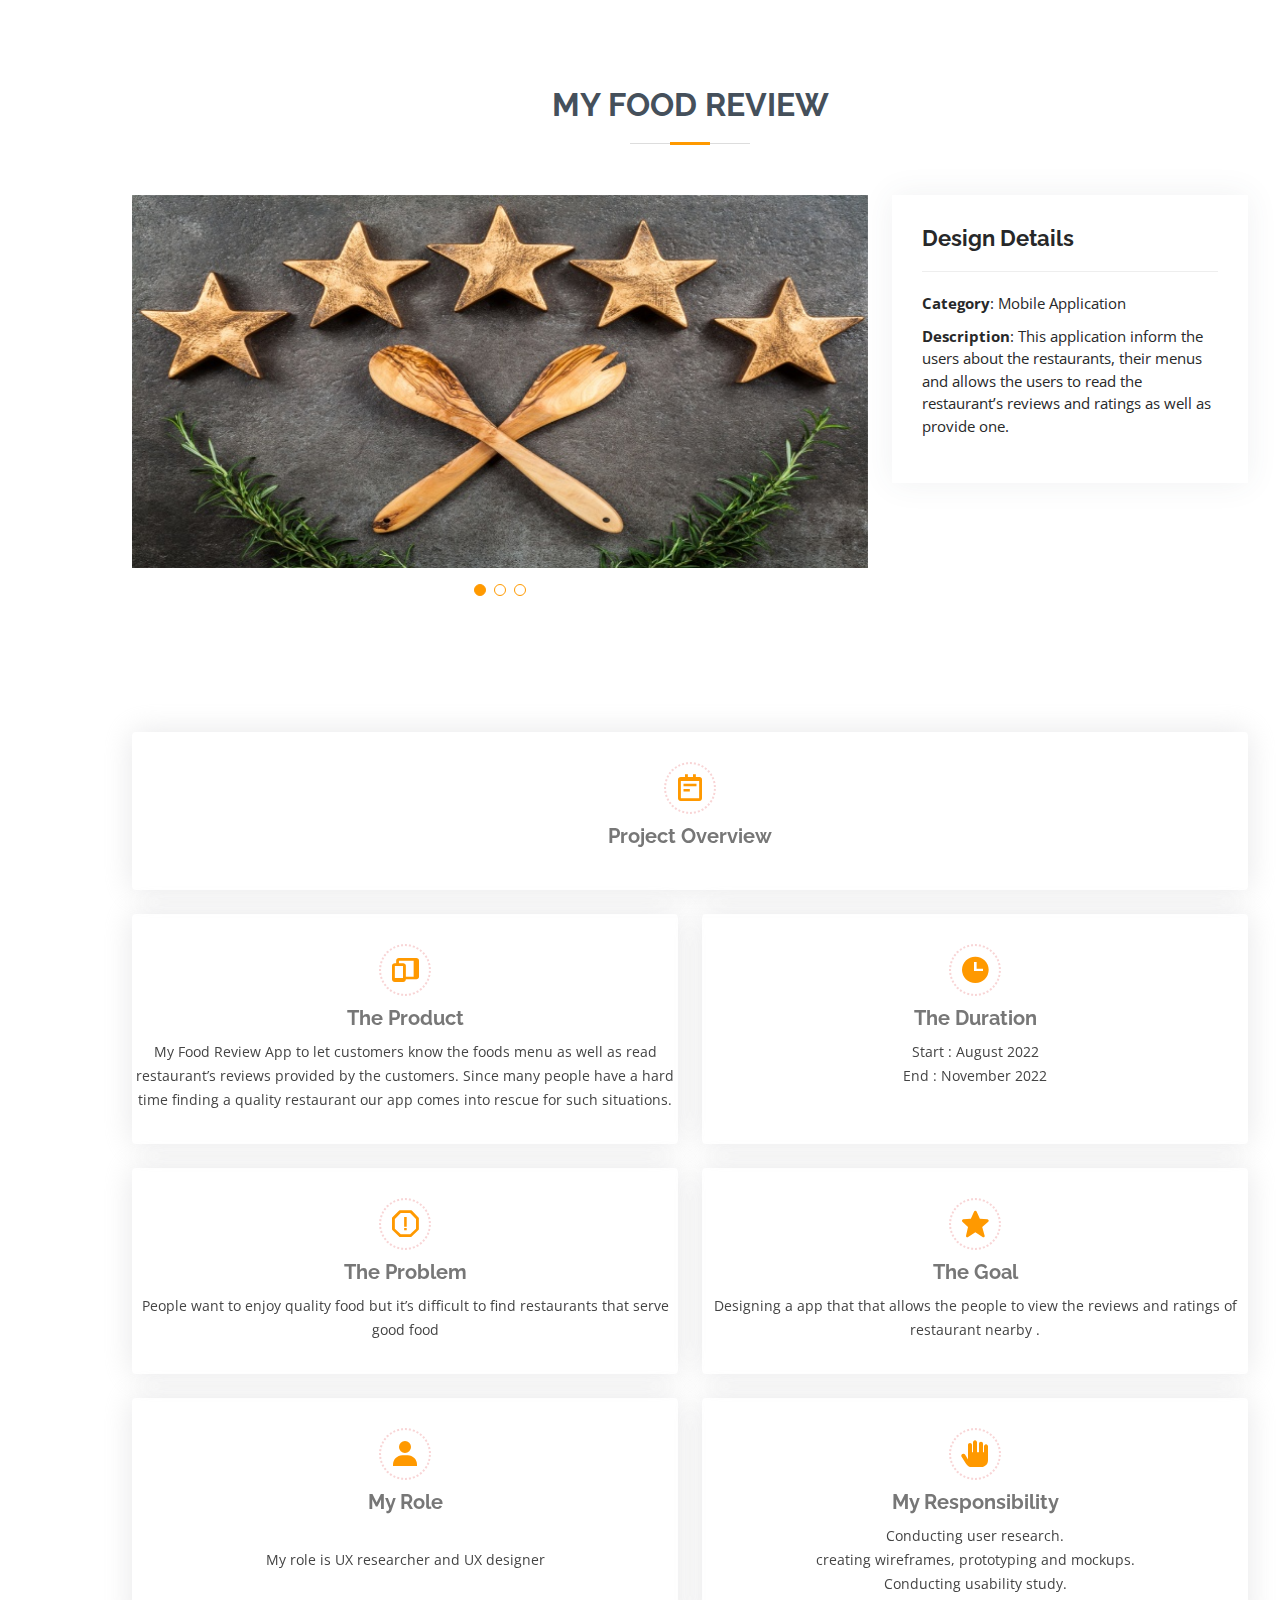
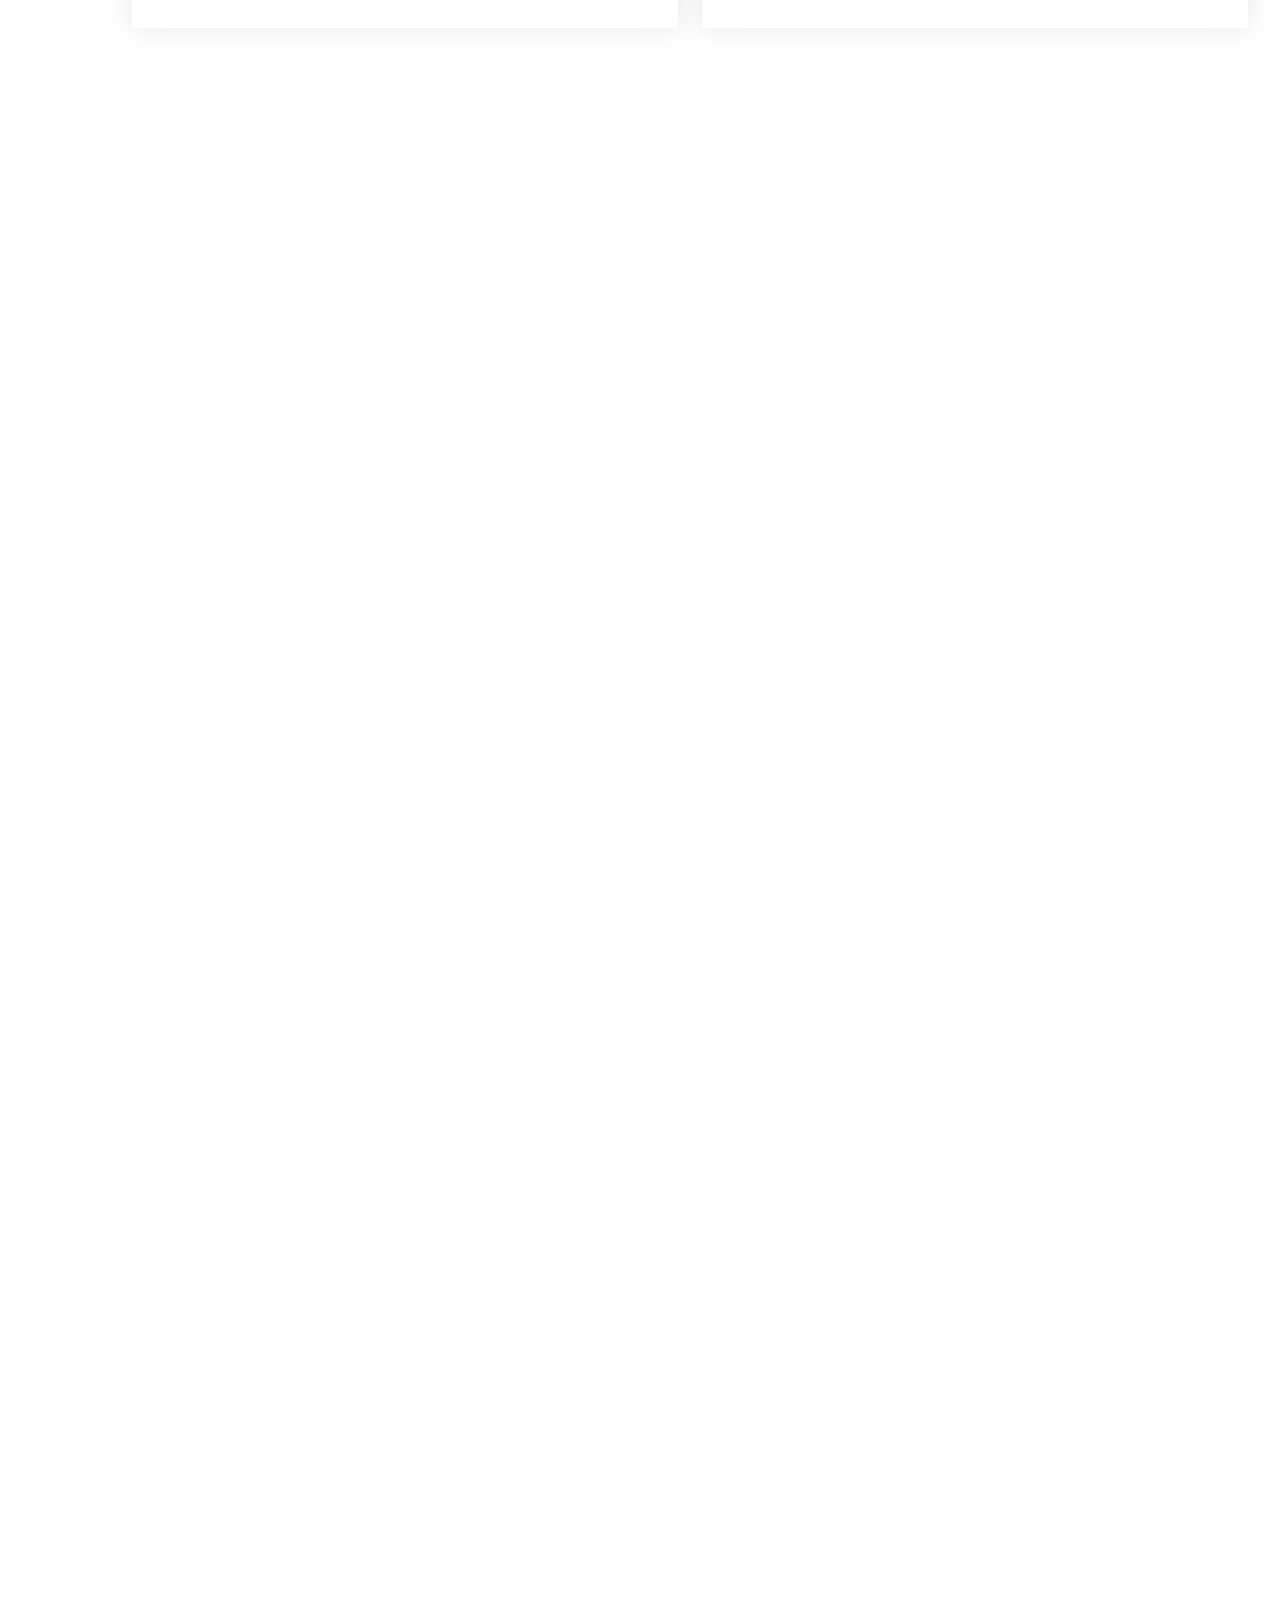
<file: portfolio-details (My food review).html>
<!DOCTYPE html>
<html lang="en">

<head>
  <meta charset="utf-8">
  <meta content="width=device-width, initial-scale=1.0" name="viewport">

  <title>Portfolio Details - Personal Bootstrap Template</title>
  <meta content="" name="description">
  <meta content="" name="keywords">

  <!-- Favicons -->
  <link href="assets/img/favicon.png" rel="icon">
  <link href="assets/img/apple-touch-icon.png" rel="apple-touch-icon">

  <!-- Google Fonts -->
  <link
    href="https://fonts.googleapis.com/css?family=Open+Sans:300,300i,400,400i,600,600i,700,700i|Raleway:300,300i,400,400i,500,500i,600,600i,700,700i|Poppins:300,300i,400,400i,500,500i,600,600i,700,700i"
    rel="stylesheet">

  <!-- Vendor CSS Files -->
  <link href="assets/vendor/aos/aos.css" rel="stylesheet">
  <link href="assets/vendor/bootstrap/css/bootstrap.min.css" rel="stylesheet">
  <link href="assets/vendor/bootstrap-icons/bootstrap-icons.css" rel="stylesheet">
  <link href="assets/vendor/boxicons/css/boxicons.min.css" rel="stylesheet">
  <link href="assets/vendor/glightbox/css/glightbox.min.css" rel="stylesheet">
  <link href="assets/vendor/swiper/swiper-bundle.min.css" rel="stylesheet">

  <!-- Template Main CSS File -->
  <link href="assets/css/style.css" rel="stylesheet">

  <!-- =======================================================
  * Template Name: MyResume - v4.9.2
  * Template URL: https://bootstrapmade.com/free-html-bootstrap-template-my-resume/
  * Author: BootstrapMade.com
  * License: https://bootstrapmade.com/license/
  ======================================================== -->
</head>

<body>

  <main id="main">
    <h2 style="color: #fff;">My Food Review</h2>

    <!-- ======= Portfolio Details Section ======= -->
    <section id="portfolio-details" class="portfolio-details">

      <div class="container">
        <div class="section-title">
          <h2>My Food Review</h2>
        </div>

        <div class="row gy-4">

          <div class="col-lg-8">
            <div class="portfolio-details-slider swiper">
              <div class="swiper-wrapper align-items-center">

                <div class="swiper-slide">
                  <img src="assets/img/portfolio/port(1).jpg" alt="">
                </div>

                <div class="swiper-slide">
                  <img src="assets/img/portfolio/port(2).jpg" alt="">
                </div>

                <div class="swiper-slide">
                  <img src="assets/img/portfolio/port(7).jpg" alt="">
                </div>
              </div>
              <div class="swiper-pagination"></div>
            </div>
          </div>

          <div class="col-lg-4">
            <div class="portfolio-info">
              <h3>Design Details</h3>
              <ul>
                <li><strong>Category</strong>: Mobile Application</li>
                <li><strong>Description</strong>: This application inform the users about the restaurants, their menus
                  and allows the users to read the restaurant’s reviews and ratings as well as provide one. </li>
               

              </ul>
            </div>
          </div>

        </div>

      </div>
    </section><!-- End Portfolio Details Section -->

    <section id="contact" class="contact">
      <div class="container" data-aos="fade-up">


        <div class="row" data-aos="fade-up" data-aos-delay="100">

          <div class="col-lg-12">

            <div class="row">
              <div class="col-md-12">
                <div class="info-box">
                  <i class='bx bx-notepad'></i>
                  <h3>Project Overview</h3>
                </div>
              </div>
              <div class="col-md-6">
                <div class="info-box mt-4">
                  <i class='bx bxs-devices'></i>
                  <h3>The Product</h3>
                  <p>My Food Review App to let customers know the foods menu as well as read restaurant’s reviews
                    provided by the customers. Since many people have a hard time finding a quality restaurant our app
                    comes into rescue for such situations. </p>
                </div>
              </div>
              <div class="col-md-6">
                <div class="info-box mt-4">
                  <i class='bx bxs-time'></i>
                  <h3>The Duration</h3>
                  <p>Start : August 2022 </p>
                  <p>End : November 2022 </p><br>
                </div>
              </div>
              <div class="col-md-6">
                <div class="info-box mt-4">
                  <i class='bx bx-error-alt'></i>
                  <h3>The Problem</h3>
                  <p>People want to enjoy quality food but it’s difficult to find restaurants that serve good food

                  </p>
                </div>
              </div>
              <div class="col-md-6">
                <div class="info-box mt-4">
                  <i class='bx bxs-star'></i>
                  <h3>The Goal</h3>
                  <p>Designing a app that that allows the people to view the reviews and ratings of restaurant nearby .
                  </p>
                </div>
              </div>

              <div class="col-md-6">
                <div class="info-box mt-4">
                  <i class='bx bxs-user'></i>
                  <h3>My Role</h3>
                  <p><br>My role is UX researcher and UX designer<br><br></p>
                </div>
              </div>
              <div class="col-md-6">
                <div class="info-box mt-4">
                  <i class='bx bxs-hand'></i>
                  <h3>My Responsibility</h3>
                  <p>Conducting user research.<br>
                    creating wireframes, prototyping and mockups. <br>
                    Conducting usability study.
                  </p>
                </div>
              </div>


            </div>

          </div>
        </div>

      </div>
    </section>


    <section id="contact" class="contact">
      <div class="container" data-aos="fade-up">


        <div class="row" data-aos="fade-up" data-aos-delay="100">

          <div class="col-lg-12">
            <div class="col-md-12">
              <div class="info-box">
                <i class='bx bx-bar-chart'></i>
                <h3>User Research Summary</h3>
                <p class="text-justify">I conducted research and created emphathy map to understand th users that I am
                  designing the app for. I’ve also included those users that are mostly left out. . After reviewing the
                  users needs and wants, I meticulously designed the wireframe and prototype which is user friendly and
                  accessible to all . The primary group of people identified during research were working people barely
                  gets time to cook for themselves and they are busy working and barely gets time to cook and eat so
                  they prefer to eat out at restaurants that server quality food.

                </p>
              </div>
            </div>

          </div>
        </div>
      </div>
    </section>

    <section id="contact" class="contact">
      <div class="container" data-aos="fade-up">

        <div class="row" data-aos="fade-up" data-aos-delay="100">

          <div class="col-lg-12">
            <div class="col-md-12">
              <div class="info-box">
                <i class='bx bxs-user-account'></i>
                <h3>Personas</h3>
                <p class="text-justify"> Problem statement:<br>
                  Tashi is a medical nurse and a foodie who barely gets time to cook for himself and <br>
                  he wants to enjoy good quality food to compensate for his hardwork

                </p>
              </div>
            </div><br>

            <div class="col-lg-12">
              <div class="col-md-12">
                <div class="info-box">
                  <img src="assets/img/port3/persona.png" class="img-fluid" alt="Responsive image">
                </div>
              </div>

            </div>
          </div>

        </div>
    </section>


    <section id="contact" class="contact">
      <div class="container" data-aos="fade-up">

        <div class="row" data-aos="fade-up" data-aos-delay="100">

          <div class="col-lg-12">
            <div class="col-md-12">
              <div class="info-box">
                <i class='bx bxs-business'></i>
                <h3>User Journey Map</h3>
                <p class="text-justify"></p>
              </div>
            </div><br>

            <div class="col-lg-12">
              <div class="col-md-12">
                <div class="info-box">
                  <img src="assets/img/port3/journey.png" class="img-fluid" alt="Responsive image">
                </div>
              </div>

            </div>
          </div>

        </div>
    </section>

    <section id="contact" class="contact">
      <div class="container" data-aos="fade-up">

        <div class="row" data-aos="fade-up" data-aos-delay="100">

          <div class="col-lg-12">
            <div class="col-md-12">
              <div class="info-box">
                <i class='bx bx-bulb'></i>
                <h3>Ideation</h3>
                <p class="text-justify">Drawing paper wireframe of each screen of the app on paper ensured that the
                  elements that made it to digital wireframes would be well-suited to address user pain points. I
                  prioritized a quick and easy access to restaurants, their menus and the ratings and the review of the
                  restaurants to help users save time

                </p>
              </div>
            </div><br>

            <div class="col-lg-12">
              <div class="col-md-12">
                <div class="info-box">
                  <img src="assets/img/port3/ideation.jpg" class="img-fluid" alt="Responsive image">
                </div>
              </div>

            </div>
          </div>

        </div>
    </section>


    <section id="contact" class="contact">
      <div class="container" data-aos="fade-up">

        <div class="row" data-aos="fade-up" data-aos-delay="100">

          <div class="col-lg-12">
            <div class="col-md-12">
              <div class="info-box">
                <i class='bx bx-devices'></i>
                <h3>Digital Wireframes</h3>
                <p class="text-justify">After I finished the paper wireframe. I started designing these wireframes
                  digitally to get a clear picture so I used a wire framing tool called the Figma to create the digital
                  wireframes and as per the initial design phase, I made sure the restaurants reviews and ratings were
                  easily accessible.

                </p>
              </div>
            </div><br>

            <div class="col-lg-12">
              <div class="col-md-12">
                <div class="info-box">
                  <img src="assets/img/port3/digital.png" class="img-fluid" alt="Responsive image">
                </div>
              </div>

            </div>
          </div>

        </div>
    </section>


    <section id="contact" class="contact">
      <div class="container" data-aos="fade-up">

        <div class="row" data-aos="fade-up" data-aos-delay="100">

          <div class="col-lg-12">
            <div class="col-md-12">
              <div class="info-box">
                <i class='bx bx-mobile'></i>
                <h3>Low Fidelity Prototype</h3>
                <p class="text-justify">After completing the digital wireframe, I started of with creating low
                  fidelity<br>
                  prototype. The Low-fidelity prototype connected the primary user flow of reviewing and rating the
                  restaurant <br>Link:<br>
                  https://www.figma.com/file/TqhAT6KQ90NEIW0Thc3Ajt/wireframe?node-id=0%3A1&t=mOuoC4ad79tYNUwm-0
                </p>
              </div>
            </div><br>

            <div class="col-lg-12">
              <div class="col-md-12">
                <div class="info-box">
                  <img src="assets/img/port3/wireframe.png" class="img-fluid" alt="Responsive image">
                </div>
              </div>

            </div>
          </div>

        </div>
    </section>

    <section id="contact" class="contact">
      <div class="container" data-aos="fade-up">


        <div class="row" data-aos="fade-up" data-aos-delay="100">

          <div class="col-lg-12">

            <div class="row">
              <div class="col-md-12">
                <div class="info-box">
                  <i class='bx bxs-note'></i>
                  <h3>Usability Study Findings</h3>
                  <p></p>
                </div>
              </div>
              <div class="col-md-6">
                <div class="info-box mt-4">
                  <i class='bx bxs-badge-check'></i>
                  <p>User wants to eat out at quality restaurant

                  </p>
                </div>
              </div>

              <div class="col-md-6">
                <div class="info-box mt-4">
                  <i class='bx bxs-badge-check'></i>
                  <p>User wants menu option
                  </p>
                </div>
              </div>
              <div class="col-md-6">
                <div class="info-box mt-4">
                  <i class='bx bxs-badge-check'></i>
                  <p>Users wants provide review and ratings option
                  </p>
                </div>
              </div>
              <div class="col-md-6">
                <div class="info-box mt-4">
                  <i class='bx bxs-badge-check'></i>
                  <p>Time is a big factor when people consider to look for restaurants.
                  </p>
                </div>
              </div>
            </div>

          </div>
        </div>

      </div>
    </section>

    <section id="contact" class="contact">
      <div class="container" data-aos="fade-up">

        <div class="row" data-aos="fade-up" data-aos-delay="100">

          <div class="col-lg-12">
            <div class="col-md-12">
              <div class="info-box">
                <i class='bx bx-devices'></i>
                <h3>Mockups</h3>
                <p class="text-justify"></p>
              </div>
            </div><br>

            <div class="col-lg-12">
              <div class="col-md-12">
                <div class="info-box">
                  <img src="assets/img/port3/mock.png" class="img-fluid" alt="Responsive image">
                </div>
              </div>

            </div>

          </div>
        </div>

      </div>
    </section>

    <section id="contact" class="contact">
      <div class="container" data-aos="fade-up">

        <div class="row" data-aos="fade-up" data-aos-delay="100">

          <div class="col-lg-12">
            <div class="col-md-12">
              <div class="info-box">
                <i class='bx bx-mobile'></i>
                <h3>High Fidelity Prototype</h3>
                <p class="text-justify">The final high fidelity prototype presented cleaner user flows and it also
                  meets<br>
                  the user needs and wants for easy navigation and accessibility with visible texts and images.
                  <br> Link:<br>
                  https://www.figma.com/file/dPwq7FtAaTVTby9CEc2JFu/Prototype?t=mOuoC4ad79tYNUwm-0
                </p>
              </div>
            </div><br>

            <div class="col-lg-12">
              <div class="col-md-12">
                <div class="info-box">
                  <img src="assets/img/port3/proto.png" class="img-fluid" alt="Responsive image">
                </div>
              </div>

            </div>
          </div>

        </div>
    </section>


    <section id="contact" class="contact">
      <div class="container" data-aos="fade-up">


        <div class="row" data-aos="fade-up" data-aos-delay="100">

          <div class="col-lg-12">

            <div class="row">
              <div class="col-md-12">
                <div class="info-box">
                  <i class='bx bxs-universal-access'></i>
                  <h3>Accessibility Consideration</h3>
                  <p></p>
                </div>
              </div>
              <div class="col-md-4">
                <div class="info-box mt-4">
                  <i class='bx bxs-badge-check'></i>
                  <p>Accessible to those users with no good sight through clear images and typography

                  </p>
                </div>
              </div>

              <div class="col-md-4">
                <div class="info-box mt-4">
                  <i class='bx bxs-badge-check'></i>
                  <p><br>Used common icons to help make navigation easier<br>
                  </p>
                </div>
              </div>
              <div class="col-md-4">
                <div class="info-box mt-4">
                  <i class='bx bxs-badge-check'></i>
                  <p><br>Used icons to help make navigation easier

                  </p>
                </div>
              </div>

            </div>

          </div>
        </div>

      </div>
    </section>

    <section id="contact" class="contact">
      <div class="container" data-aos="fade-up">

        <div class="row" data-aos="fade-up" data-aos-delay="100">

          <div class="col-lg-12">
            <div class="col-md-12">
              <div class="info-box">
                <i class='bx bx-sitemap'></i>
                <h3>Sitemap</h3>
                <p class="text-justify">With the completion of the designs, responsive web design was started. <br>
                  Using the site map, we created a organization structure of each screen’s design to ensure consistent
                  experience.</p>
              </div>
            </div><br>

            <div class="col-lg-12">
              <div class="col-md-12">
                <div class="info-box">
                  <img src="assets/img/port3/site.png" class="img-fluid" alt="Responsive image">
                </div>
              </div>

            </div>
          </div>

        </div>
    </section>



    <section id="contact" class="contact">
      <div class="container" data-aos="fade-up">


        <div class="row" data-aos="fade-up" data-aos-delay="100">

          <div class="col-lg-12">

            <div class="row">
              <div class="col-md-12">
                <div class="info-box">
                  <i class='bx bx-bar-chart-alt'></i>
                  <h3>Takeaways</h3>
                  <p></p>
                </div>
              </div>
              <div class="col-md-6">
                <div class="info-box mt-4">
                  <i class='bx bx-globe'></i>
                  <h3>Impact</h3>
                  <p>The app makes people really excited and delirious to try <br>new restaurants and enjoy its food.
                    <br>
                  </p>
                </div>
              </div>
              <div class="col-md-6">
                <div class="info-box mt-4">
                  <i class='bx bxs-book-open'></i>
                  <h3>What I've Learned</h3>
                  <p class="text-justify"> While designing the app, I learned that the first steps are always to
                    ideate<br>
                    the ideas otherwise beginning would be the starting of end projects.<br>
                  </p>
                </div>
              </div>


            </div>

          </div>
        </div>

      </div>
    </section>

    <section id="contact" class="contact">
      <div class="container" data-aos="fade-up">


        <div class="row" data-aos="fade-up" data-aos-delay="100">

          <div class="col-lg-12">

            <div class="row">
              <div class="col-md-12">
                <div class="info-box">
                  <i class='bx bx-fast-forward'></i>
                  <h3>Next Step</h3>
                  <p></p>
                </div>
              </div>
              <div class="col-md-4">
                <div class="info-box mt-4">
                  <i class='bx bxs-badge-check'></i>
                  <p>Conduct a sprint retrospectives and reflect on <br> previous mistake and correct it.
                  </p>
                </div>
              </div>

              <div class="col-md-4">
                <div class="info-box mt-4">
                  <i class='bx bxs-badge-check'></i>
                  <p>Conduct another round of usability study and review the feedbacks

                  </p>
                </div>
              </div>
              <div class="col-md-4">
                <div class="info-box mt-4">
                  <i class='bx bxs-badge-check'></i>
                  <p>Conduct more research and proceed to development and marketing of the app.
                  </p>
                </div>
              </div>

            </div>

          </div>
        </div>

      </div>
    </section>









  </main><!-- End #main -->

  <div id="preloader"></div>
  <a href="#" class="back-to-top d-flex align-items-center justify-content-center"><i
      class="bi bi-arrow-up-short"></i></a>

  <!-- Vendor JS Files -->
  <script src="assets/vendor/purecounter/purecounter_vanilla.js"></script>
  <script src="assets/vendor/aos/aos.js"></script>
  <script src="assets/vendor/bootstrap/js/bootstrap.bundle.min.js"></script>
  <script src="assets/vendor/glightbox/js/glightbox.min.js"></script>
  <script src="assets/vendor/isotope-layout/isotope.pkgd.min.js"></script>
  <script src="assets/vendor/swiper/swiper-bundle.min.js"></script>
  <script src="assets/vendor/typed.js/typed.min.js"></script>
  <script src="assets/vendor/waypoints/noframework.waypoints.js"></script>
  <script src="assets/vendor/php-email-form/validate.js"></script>

  <!-- Template Main JS File -->
  <script src="assets/js/main.js"></script>

</body>

</html>
</file>
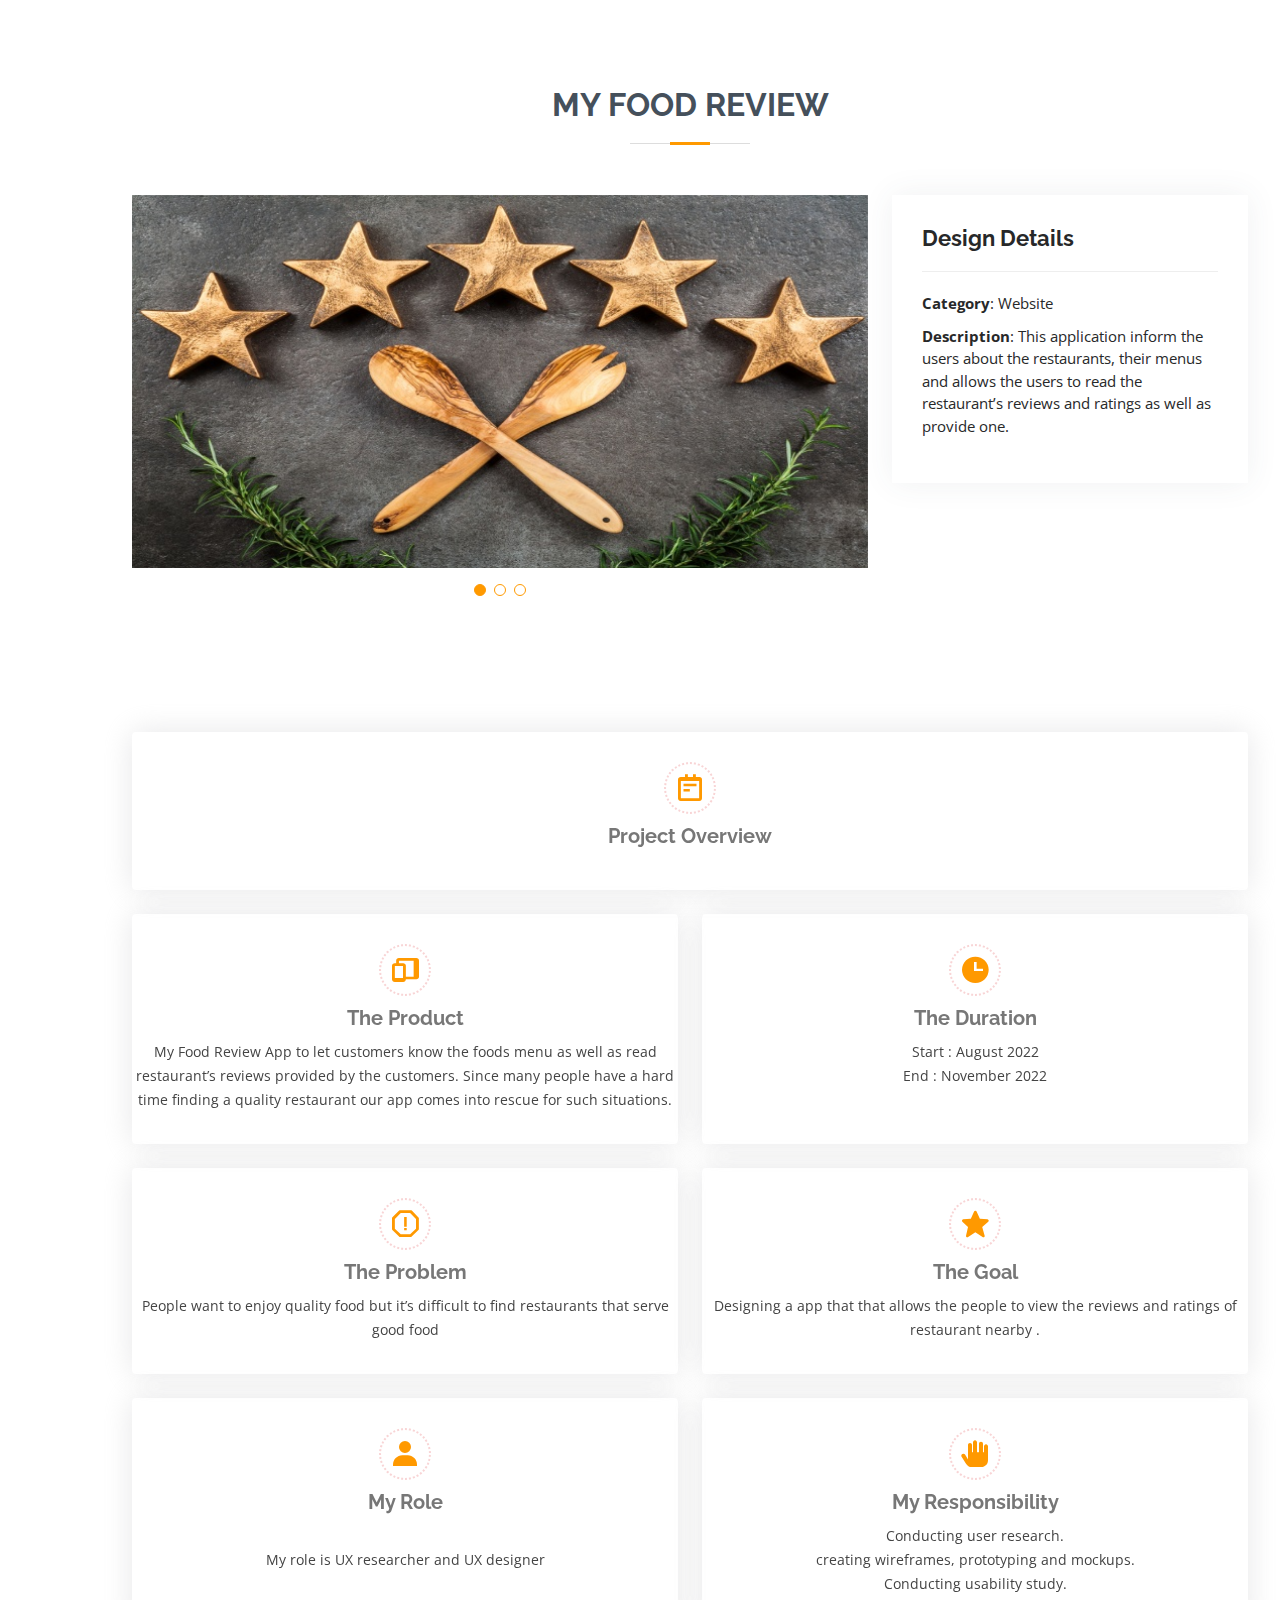
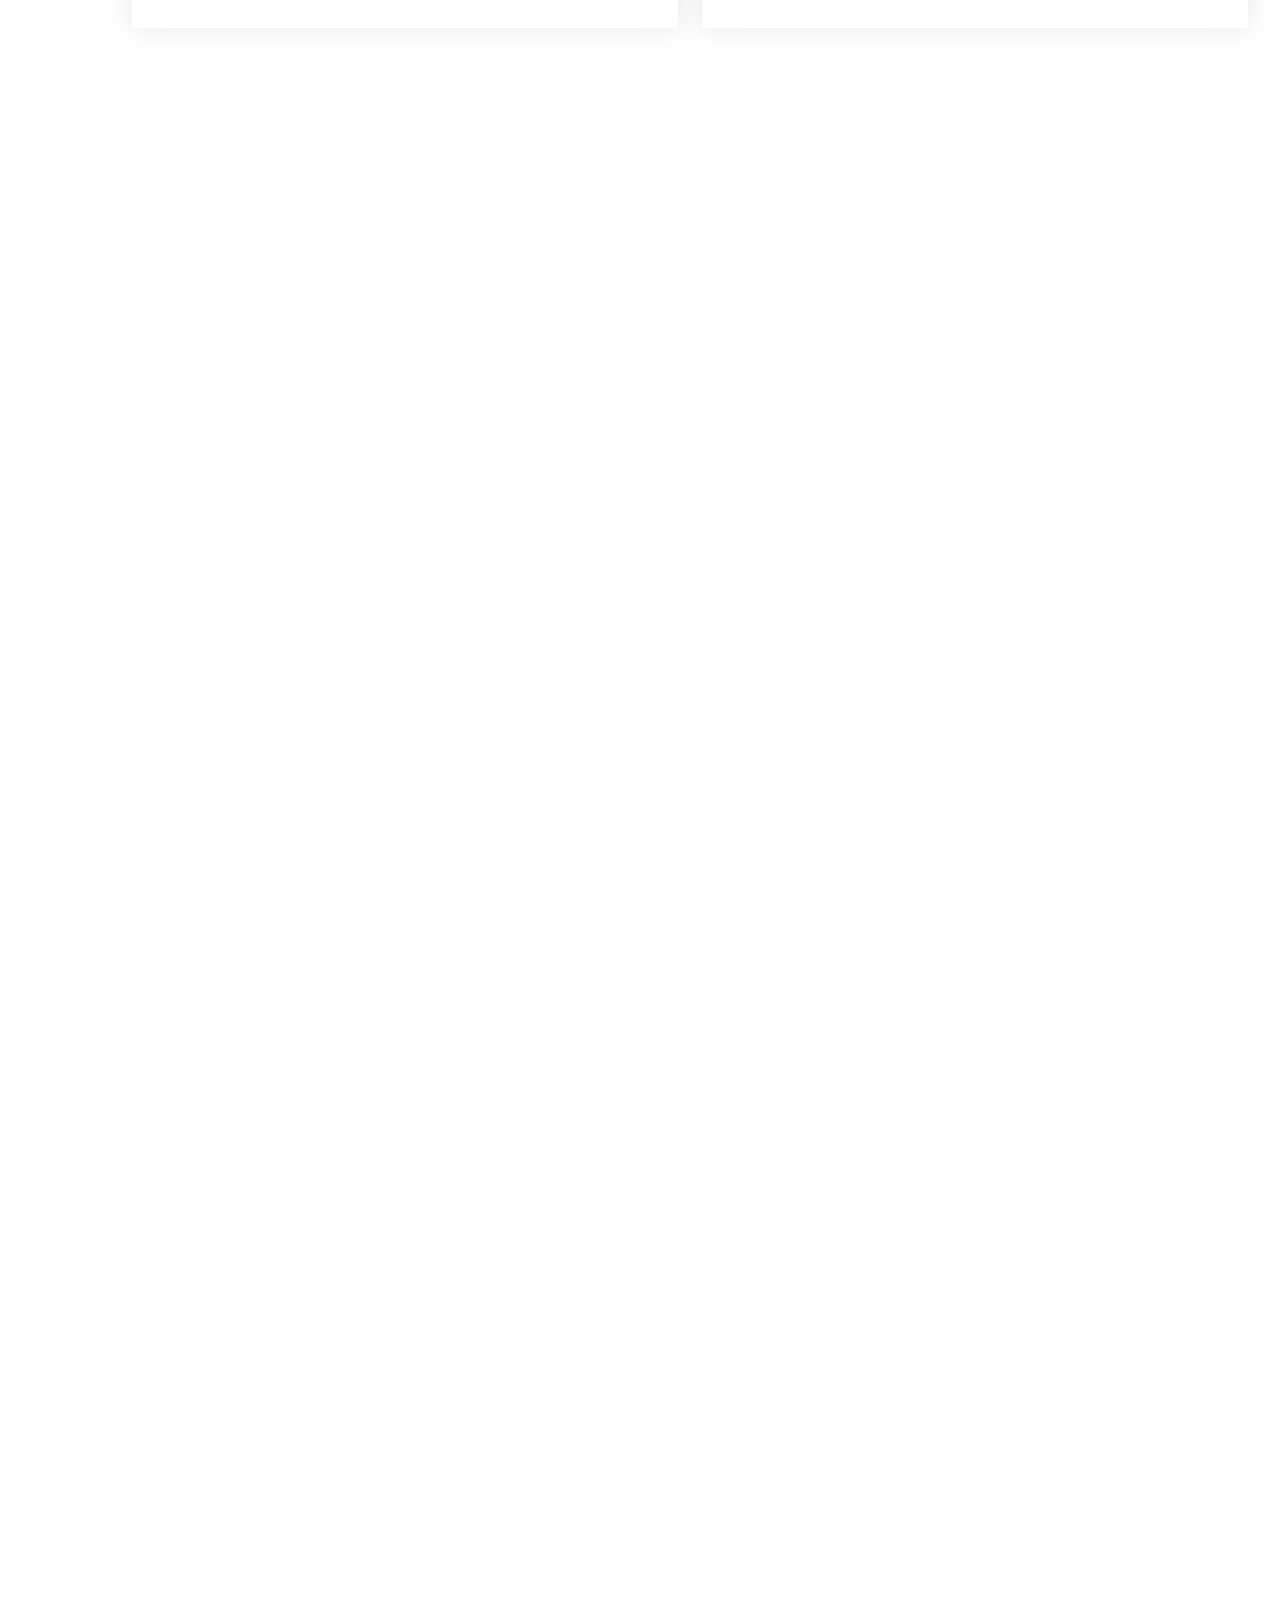
<file: portfolio-details - (My food review web).html>
<!DOCTYPE html>
<html lang="en">

<head>
  <meta charset="utf-8">
  <meta content="width=device-width, initial-scale=1.0" name="viewport">

  <title>Portfolio Details - Personal Bootstrap Template</title>
  <meta content="" name="description">
  <meta content="" name="keywords">

  <!-- Favicons -->
  <link href="assets/img/favicon.png" rel="icon">
  <link href="assets/img/apple-touch-icon.png" rel="apple-touch-icon">

  <!-- Google Fonts -->
  <link
    href="https://fonts.googleapis.com/css?family=Open+Sans:300,300i,400,400i,600,600i,700,700i|Raleway:300,300i,400,400i,500,500i,600,600i,700,700i|Poppins:300,300i,400,400i,500,500i,600,600i,700,700i"
    rel="stylesheet">

  <!-- Vendor CSS Files -->
  <link href="assets/vendor/aos/aos.css" rel="stylesheet">
  <link href="assets/vendor/bootstrap/css/bootstrap.min.css" rel="stylesheet">
  <link href="assets/vendor/bootstrap-icons/bootstrap-icons.css" rel="stylesheet">
  <link href="assets/vendor/boxicons/css/boxicons.min.css" rel="stylesheet">
  <link href="assets/vendor/glightbox/css/glightbox.min.css" rel="stylesheet">
  <link href="assets/vendor/swiper/swiper-bundle.min.css" rel="stylesheet">

  <!-- Template Main CSS File -->
  <link href="assets/css/style.css" rel="stylesheet">

  <!-- =======================================================
  * Template Name: MyResume - v4.9.2
  * Template URL: https://bootstrapmade.com/free-html-bootstrap-template-my-resume/
  * Author: BootstrapMade.com
  * License: https://bootstrapmade.com/license/
  ======================================================== -->
</head>

<body>

  <main id="main">
    <h2 style="color: #fff;">My Food Review</h2>

    <!-- ======= Portfolio Details Section ======= -->
    <section id="portfolio-details" class="portfolio-details">

      <div class="container">
        <div class="section-title">
          <h2>My Food Review</h2>
        </div>

        <div class="row gy-4">

          <div class="col-lg-8">
            <div class="portfolio-details-slider swiper">
              <div class="swiper-wrapper align-items-center">

                <div class="swiper-slide">
                  <img src="assets/img/portfolio/port(1).jpg" alt="">
                </div>

                <div class="swiper-slide">
                  <img src="assets/img/portfolio/port(2).jpg" alt="">
                </div>

                <div class="swiper-slide">
                  <img src="assets/img/portfolio/port(7).jpg" alt="">
                </div>
              </div>
              <div class="swiper-pagination"></div>
            </div>
          </div>

          <div class="col-lg-4">
            <div class="portfolio-info">
              <h3>Design Details</h3>
              <ul>
                <li><strong>Category</strong>: Website</li>
                <li><strong>Description</strong>: This application inform the users about the restaurants, their menus
                  and allows the users to read the restaurant’s reviews and ratings as well as provide one. </li>
                

              </ul>
            </div>
          </div>

        </div>

      </div>
    </section><!-- End Portfolio Details Section -->

    <section id="contact" class="contact">
      <div class="container" data-aos="fade-up">


        <div class="row" data-aos="fade-up" data-aos-delay="100">

          <div class="col-lg-12">

            <div class="row">
              <div class="col-md-12">
                <div class="info-box">
                  <i class='bx bx-notepad'></i>
                  <h3>Project Overview</h3>
                </div>
              </div>
              <div class="col-md-6">
                <div class="info-box mt-4">
                  <i class='bx bxs-devices'></i>
                  <h3>The Product</h3>
                  <p>My Food Review App to let customers know the foods menu as well as read restaurant’s reviews
                    provided by the customers. Since many people have a hard time finding a quality restaurant our app
                    comes into rescue for such situations. </p>
                </div>
              </div>
              <div class="col-md-6">
                <div class="info-box mt-4">
                  <i class='bx bxs-time'></i>
                  <h3>The Duration</h3>
                  <p>Start : August 2022 </p>
                  <p>End : November 2022 </p><br>
                </div>
              </div>
              <div class="col-md-6">
                <div class="info-box mt-4">
                  <i class='bx bx-error-alt'></i>
                  <h3>The Problem</h3>
                  <p>People want to enjoy quality food but it’s difficult to find restaurants that serve good food

                  </p>
                </div>
              </div>
              <div class="col-md-6">
                <div class="info-box mt-4">
                  <i class='bx bxs-star'></i>
                  <h3>The Goal</h3>
                  <p>Designing a app that that allows the people to view the reviews and ratings of restaurant nearby .
                  </p>
                </div>
              </div>

              <div class="col-md-6">
                <div class="info-box mt-4">
                  <i class='bx bxs-user'></i>
                  <h3>My Role</h3>
                  <p><br>My role is UX researcher and UX designer<br><br></p>
                </div>
              </div>
              <div class="col-md-6">
                <div class="info-box mt-4">
                  <i class='bx bxs-hand'></i>
                  <h3>My Responsibility</h3>
                  <p>Conducting user research.<br>
                    creating wireframes, prototyping and mockups. <br>
                    Conducting usability study.
                  </p>
                </div>
              </div>


            </div>

          </div>
        </div>

      </div>
    </section>


    <section id="contact" class="contact">
      <div class="container" data-aos="fade-up">


        <div class="row" data-aos="fade-up" data-aos-delay="100">

          <div class="col-lg-12">
            <div class="col-md-12">
              <div class="info-box">
                <i class='bx bx-bar-chart'></i>
                <h3>User Research Summary</h3>
                <p class="text-justify">I conducted research and created emphathy map to understand th users that I am
                  designing the app for. I’ve also included those users that are mostly left out. . After reviewing the
                  users needs and wants, I meticulously designed the wireframe and prototype which is user friendly and
                  accessible to all . The primary group of people identified during research were working people barely
                  gets time to cook for themselves and they are busy working and barely gets time to cook and eat so
                  they prefer to eat out at restaurants that server quality food.

                </p>
              </div>
            </div>

          </div>
        </div>
      </div>
    </section>

    <section id="contact" class="contact">
      <div class="container" data-aos="fade-up">

        <div class="row" data-aos="fade-up" data-aos-delay="100">

          <div class="col-lg-12">
            <div class="col-md-12">
              <div class="info-box">
                <i class='bx bxs-user-account'></i>
                <h3>Personas</h3>
                <p class="text-justify"> Problem statement:<br>
                  Tashi is a medical nurse and a foodie who barely gets time to cook for himself and <br>
                  he wants to enjoy good quality food to compensate for his hardwork

                </p>
              </div>
            </div><br>

            <div class="col-lg-12">
              <div class="col-md-12">
                <div class="info-box">
                  <img src="assets/img/port3/persona.png" class="img-fluid" alt="Responsive image">
                </div>
              </div>

            </div>
          </div>

        </div>
    </section>


    <section id="contact" class="contact">
      <div class="container" data-aos="fade-up">

        <div class="row" data-aos="fade-up" data-aos-delay="100">

          <div class="col-lg-12">
            <div class="col-md-12">
              <div class="info-box">
                <i class='bx bxs-business'></i>
                <h3>User Journey Map</h3>
                <p class="text-justify"></p>
              </div>
            </div><br>

            <div class="col-lg-12">
              <div class="col-md-12">
                <div class="info-box">
                  <img src="assets/img/port3/journey.png" class="img-fluid" alt="Responsive image">
                </div>
              </div>

            </div>
          </div>

        </div>
    </section>

    <section id="contact" class="contact">
      <div class="container" data-aos="fade-up">

        <div class="row" data-aos="fade-up" data-aos-delay="100">

          <div class="col-lg-12">
            <div class="col-md-12">
              <div class="info-box">
                <i class='bx bx-bulb'></i>
                <h3>Ideation</h3>
                <p class="text-justify">Drawing paper wireframe of each screen of the app on paper ensured that the
                  elements that made it to digital wireframes would be well-suited to address user pain points. I
                  prioritized a quick and easy access to restaurants, their menus and the ratings and the review of the
                  restaurants to help users save time

                </p>
              </div>
            </div><br>

            <div class="col-lg-12">
              <div class="col-md-12">
                <div class="info-box">
                  <img src="assets/img/Port2/ideation.jpg" class="img-fluid" alt="Responsive image">
                </div>
              </div>

            </div>
          </div>

        </div>
    </section>


    <section id="contact" class="contact">
      <div class="container" data-aos="fade-up">

        <div class="row" data-aos="fade-up" data-aos-delay="100">

          <div class="col-lg-12">
            <div class="col-md-12">
              <div class="info-box">
                <i class='bx bx-devices'></i>
                <h3>Digital Prototype</h3>
                <p class="text-justify">After I finished the paper wireframe. I started designing these wireframes
                  digitally to get a clear picture so I used a wire framing tool called the Figma to create the digital
                  wireframes and as per the initial design phase, I made sure the restaurants reviews and ratings were
                  easily accessible.

                </p>
              </div>
            </div><br>

            <div class="col-lg-12">
              <div class="col-md-12">
                <div class="info-box">
                  <img src="assets/img/Port2/digital.png" class="img-fluid" alt="Responsive image">
                </div>
              </div>

            </div>
          </div>

        </div>
    </section>


    <section id="contact" class="contact">
      <div class="container" data-aos="fade-up">

        <div class="row" data-aos="fade-up" data-aos-delay="100">

          <div class="col-lg-12">
            <div class="col-md-12">
              <div class="info-box">
                <i class='bx bx-desktop'></i>
                <h3>Low Fidelity Prototype</h3>
                <p class="text-justify">After completing the digital wireframe, I started of with creating low
                  fidelity<br>
                  prototype. The Low-fidelity prototype connected the primary user flow of reviewing and rating the
                  restaurant<br>Link:<br>
                  https://xd.adobe.com/view/4b9a65b8-02f1-4c5e-a24e-dbbc923956e2-1ec9/
                </p>
              </div>
            </div><br>

            <div class="col-lg-12">
              <div class="col-md-12">
                <div class="info-box">
                  <img src="assets/img/Port2/wireframe.png" class="img-fluid" alt="Responsive image">
                </div>
              </div>

            </div>
          </div>

        </div>
    </section>

    <section id="contact" class="contact">
      <div class="container" data-aos="fade-up">


        <div class="row" data-aos="fade-up" data-aos-delay="100">

          <div class="col-lg-12">

            <div class="row">
              <div class="col-md-12">
                <div class="info-box">
                  <i class='bx bxs-note'></i>
                  <h3>Usability Study Findings</h3>
                  <p></p>
                </div>
              </div>
              <div class="col-md-6">
                <div class="info-box mt-4">
                  <i class='bx bxs-badge-check'></i>
                  <p>User wants to eat out at quality restaurant

                  </p>
                </div>
              </div>

              <div class="col-md-6">
                <div class="info-box mt-4">
                  <i class='bx bxs-badge-check'></i>
                  <p>User wants menu option
                  </p>
                </div>
              </div>
              <div class="col-md-6">
                <div class="info-box mt-4">
                  <i class='bx bxs-badge-check'></i>
                  <p>Users wants provide review and ratings option
                  </p>
                </div>
              </div>
              <div class="col-md-6">
                <div class="info-box mt-4">
                  <i class='bx bxs-badge-check'></i>
                  <p>Time is a big factor when people consider to look for restaurants.
                  </p>
                </div>
              </div>
            </div>

          </div>
        </div>

      </div>
    </section>

    <section id="contact" class="contact">
      <div class="container" data-aos="fade-up">

        <div class="row" data-aos="fade-up" data-aos-delay="100">

          <div class="col-lg-12">
            <div class="col-md-12">
              <div class="info-box">
                <i class='bx bx-devices'></i>
                <h3>Mockups</h3>
                <p class="text-justify"></p>
              </div>
            </div><br>

            <div class="col-lg-12">
              <div class="col-md-12">
                <div class="info-box">
                  <img src="assets/img/Port2/mockups.png" class="img-fluid" alt="Responsive image">
                </div>
              </div>

            </div>

          </div>
        </div>

      </div>
    </section>

    <section id="contact" class="contact">
      <div class="container" data-aos="fade-up">

        <div class="row" data-aos="fade-up" data-aos-delay="100">

          <div class="col-lg-12">
            <div class="col-md-12">
              <div class="info-box">
                <i class='bx bx-desktop'></i>
                <h3>High Fidelity Prototype</h3>
                <p class="text-justify">The final high fidelity prototype presented cleaner user flows and it also
                  meets<br>
                  the user needs and wants for easy navigation and accessibility with visible texts and images.
                  <br> Link<br>
                  https://xd.adobe.com/view/072a7309-3ff0-40f7-8f4f-c6186cd26fcc-5279/
                </p>
              </div>
            </div><br>

            <div class="col-lg-12">
              <div class="col-md-12">
                <div class="info-box">
                  <img src="assets/img/Port2/prototype.png" class="img-fluid" alt="Responsive image">
                </div>
              </div>

            </div>
          </div>

        </div>
    </section>


    <section id="contact" class="contact">
      <div class="container" data-aos="fade-up">


        <div class="row" data-aos="fade-up" data-aos-delay="100">

          <div class="col-lg-12">

            <div class="row">
              <div class="col-md-12">
                <div class="info-box">
                  <i class='bx bxs-universal-access'></i>
                  <h3>Accessibility Consideration</h3>
                  <p></p>
                </div>
              </div>
              <div class="col-md-4">
                <div class="info-box mt-4">
                  <i class='bx bxs-badge-check'></i>
                  <p>Accessible to those users with no good sight through clear images and typography

                  </p>
                </div>
              </div>

              <div class="col-md-4">
                <div class="info-box mt-4">
                  <i class='bx bxs-badge-check'></i>
                  <p><br>Used common icons to help make navigation easier<br>
                  </p>
                </div>
              </div>
              <div class="col-md-4">
                <div class="info-box mt-4">
                  <i class='bx bxs-badge-check'></i>
                  <p><br>Used icons to help make navigation easier

                  </p>
                </div>
              </div>

            </div>

          </div>
        </div>

      </div>
    </section>

    <section id="contact" class="contact">
      <div class="container" data-aos="fade-up">

        <div class="row" data-aos="fade-up" data-aos-delay="100">

          <div class="col-lg-12">
            <div class="col-md-12">
              <div class="info-box">
                <i class='bx bx-sitemap'></i>
                <h3>Sitemap</h3>
                <p class="text-justify">With the completion of the designs, responsive web design was started. <br>
                  Using the site map, we created a organization structure of each screen’s design to ensure consistent
                  experience.</p>
              </div>
            </div><br>

            <div class="col-lg-12">
              <div class="col-md-12">
                <div class="info-box">
                  <img src="assets/img/port3/site.png" class="img-fluid" alt="Responsive image">
                </div>
              </div>

            </div>
          </div>

        </div>
    </section>



    <section id="contact" class="contact">
      <div class="container" data-aos="fade-up">


        <div class="row" data-aos="fade-up" data-aos-delay="100">

          <div class="col-lg-12">

            <div class="row">
              <div class="col-md-12">
                <div class="info-box">
                  <i class='bx bx-bar-chart-alt'></i>
                  <h3>Takeaways</h3>
                  <p></p>
                </div>
              </div>
              <div class="col-md-6">
                <div class="info-box mt-4">
                  <i class='bx bx-globe'></i>
                  <h3>Impact</h3>
                  <p>The app makes people really excited and delirious to try <br>new restaurants and enjoy its food.
                    <br>
                  </p>
                </div>
              </div>
              <div class="col-md-6">
                <div class="info-box mt-4">
                  <i class='bx bxs-book-open'></i>
                  <h3>What I've Learned</h3>
                  <p class="text-justify"> While designing the app, I learned that the first steps are always to
                    ideate<br>
                    the ideas otherwise beginning would be the starting of end projects.<br>
                  </p>
                </div>
              </div>


            </div>

          </div>
        </div>

      </div>
    </section>

    <section id="contact" class="contact">
      <div class="container" data-aos="fade-up">


        <div class="row" data-aos="fade-up" data-aos-delay="100">

          <div class="col-lg-12">

            <div class="row">
              <div class="col-md-12">
                <div class="info-box">
                  <i class='bx bx-fast-forward'></i>
                  <h3>Next Step</h3>
                  <p></p>
                </div>
              </div>
              <div class="col-md-4">
                <div class="info-box mt-4">
                  <i class='bx bxs-badge-check'></i>
                  <p>Conduct a sprint retrospectives and reflect on <br> previous mistake and correct it.
                  </p>
                </div>
              </div>

              <div class="col-md-4">
                <div class="info-box mt-4">
                  <i class='bx bxs-badge-check'></i>
                  <p>Conduct another round of usability study and review the feedbacks

                  </p>
                </div>
              </div>
              <div class="col-md-4">
                <div class="info-box mt-4">
                  <i class='bx bxs-badge-check'></i>
                  <p>Conduct more research and proceed to development and marketing of the app.
                  </p>
                </div>
              </div>

            </div>

          </div>
        </div>

      </div>
    </section>









  </main><!-- End #main -->

  <div id="preloader"></div>
  <a href="#" class="back-to-top d-flex align-items-center justify-content-center"><i
      class="bi bi-arrow-up-short"></i></a>

  <!-- Vendor JS Files -->
  <script src="assets/vendor/purecounter/purecounter_vanilla.js"></script>
  <script src="assets/vendor/aos/aos.js"></script>
  <script src="assets/vendor/bootstrap/js/bootstrap.bundle.min.js"></script>
  <script src="assets/vendor/glightbox/js/glightbox.min.js"></script>
  <script src="assets/vendor/isotope-layout/isotope.pkgd.min.js"></script>
  <script src="assets/vendor/swiper/swiper-bundle.min.js"></script>
  <script src="assets/vendor/typed.js/typed.min.js"></script>
  <script src="assets/vendor/waypoints/noframework.waypoints.js"></script>
  <script src="assets/vendor/php-email-form/validate.js"></script>

  <!-- Template Main JS File -->
  <script src="assets/js/main.js"></script>

</body>

</html>
</file>
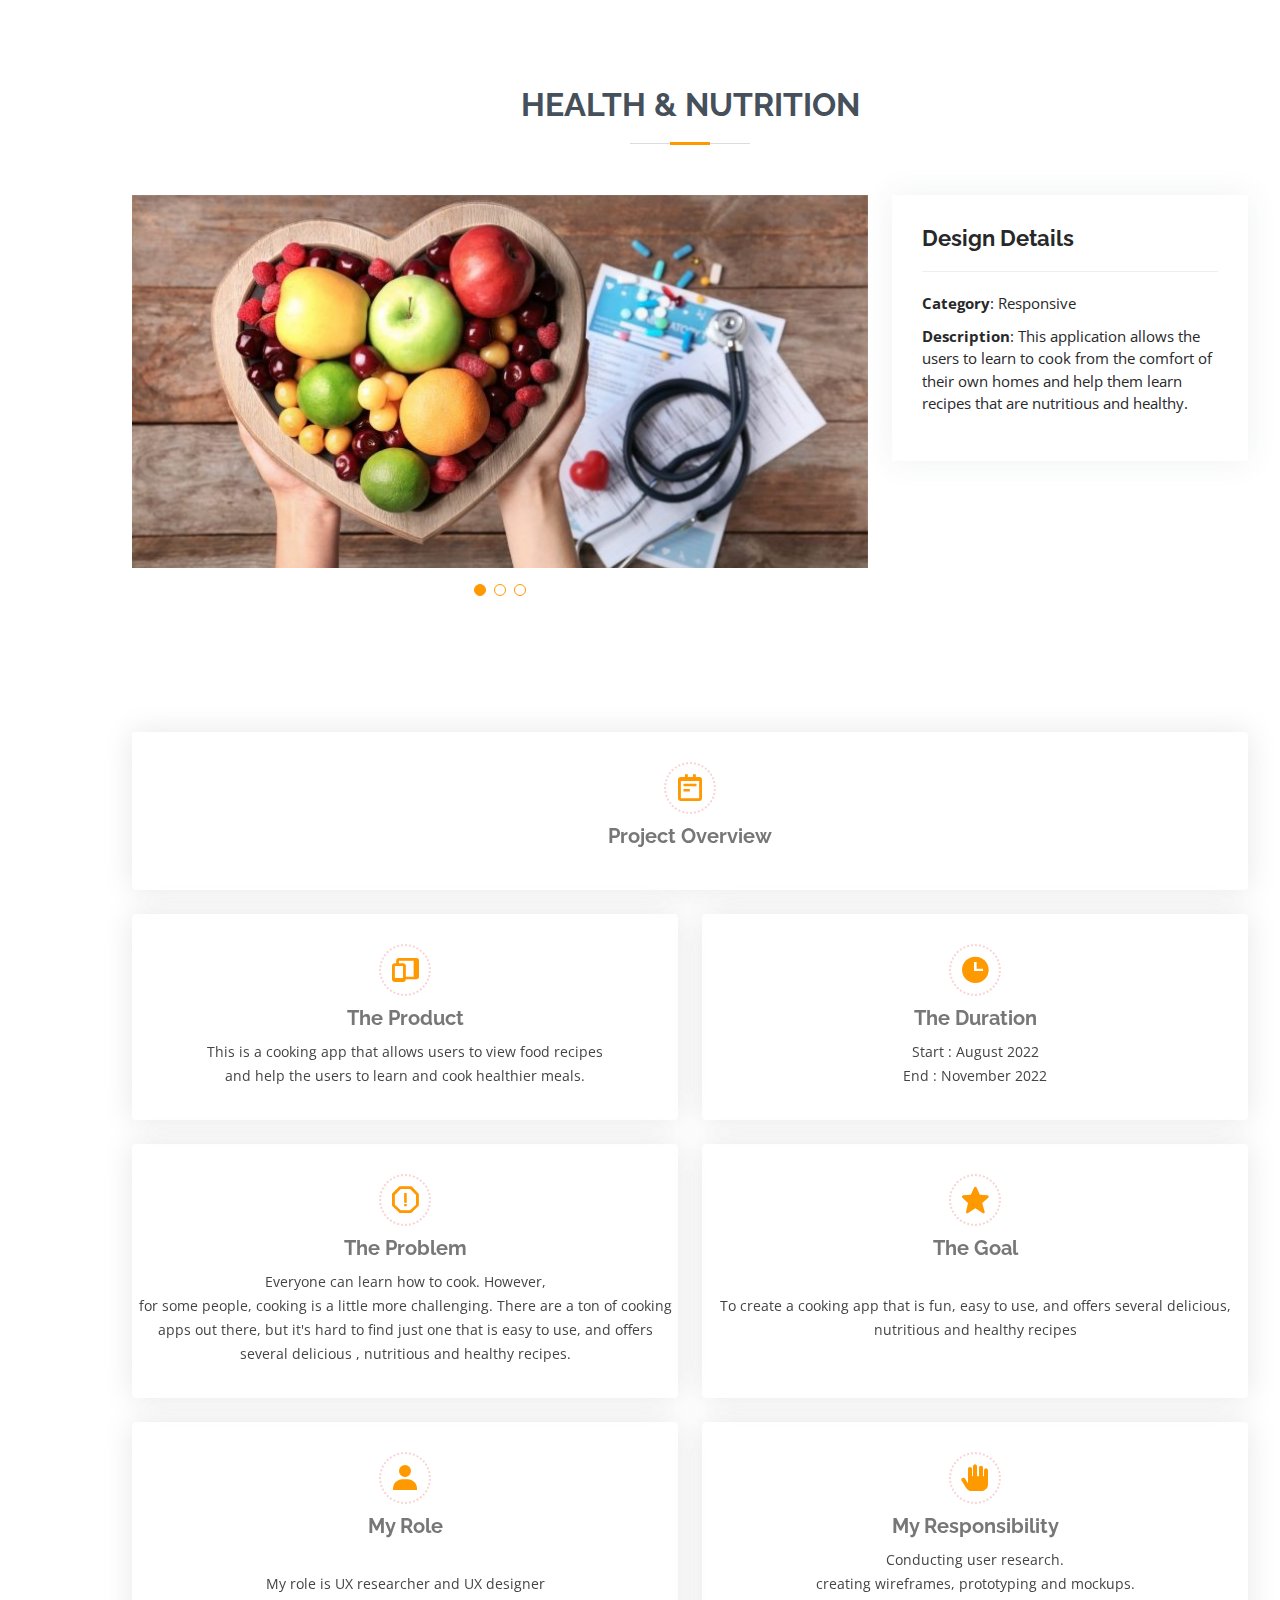
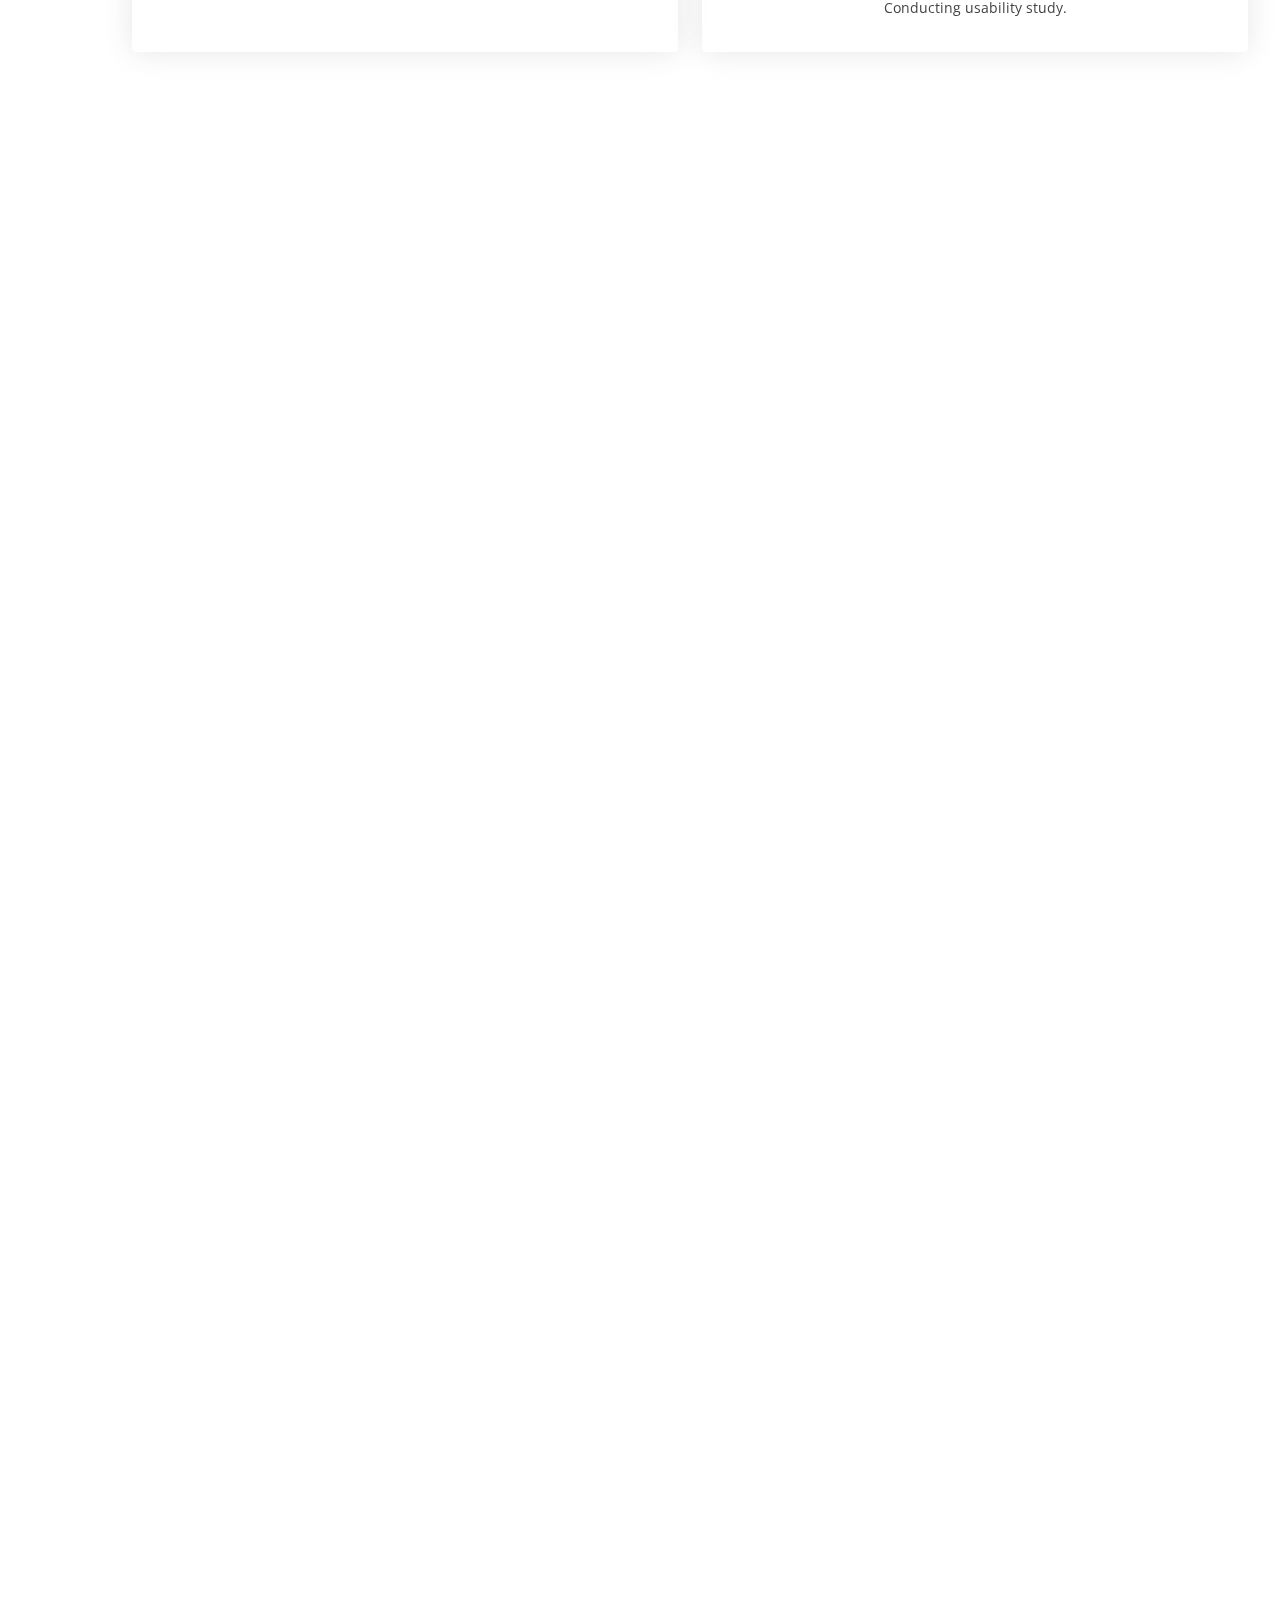
<file: portfolio-details.html>
<!DOCTYPE html>
<html lang="en">

<head>
  <meta charset="utf-8">
  <meta content="width=device-width, initial-scale=1.0" name="viewport">

  <title>Portfolio Details - Personal Bootstrap Template</title>
  <meta content="" name="description">
  <meta content="" name="keywords">

  <!-- Favicons -->
  <link href="assets/img/favicon.png" rel="icon">
  <link href="assets/img/apple-touch-icon.png" rel="apple-touch-icon">

  <!-- Google Fonts -->
  <link
    href="https://fonts.googleapis.com/css?family=Open+Sans:300,300i,400,400i,600,600i,700,700i|Raleway:300,300i,400,400i,500,500i,600,600i,700,700i|Poppins:300,300i,400,400i,500,500i,600,600i,700,700i"
    rel="stylesheet">

  <!-- Vendor CSS Files -->
  <link href="assets/vendor/aos/aos.css" rel="stylesheet">
  <link href="assets/vendor/bootstrap/css/bootstrap.min.css" rel="stylesheet">
  <link href="assets/vendor/bootstrap-icons/bootstrap-icons.css" rel="stylesheet">
  <link href="assets/vendor/boxicons/css/boxicons.min.css" rel="stylesheet">
  <link href="assets/vendor/glightbox/css/glightbox.min.css" rel="stylesheet">
  <link href="assets/vendor/swiper/swiper-bundle.min.css" rel="stylesheet">

  <!-- Template Main CSS File -->
  <link href="assets/css/style.css" rel="stylesheet">

  <!-- =======================================================
  * Template Name: MyResume - v4.9.2
  * Template URL: https://bootstrapmade.com/free-html-bootstrap-template-my-resume/
  * Author: BootstrapMade.com
  * License: https://bootstrapmade.com/license/
  ======================================================== -->
</head>

<body>

  <main id="main">
    <h2 style="color: #fff;">My Food Review</h2>
    <!-- ======= Portfolio Details Section ======= -->
    <section id="portfolio-details" class="portfolio-details">
      <div class="container">
        <div class="section-title">
          <h2>Health & Nutrition</h2>
        </div>

        <div class="row gy-4">

          <div class="col-lg-8">
            <div class="portfolio-details-slider swiper">
              <div class="swiper-wrapper align-items-center">

                <div class="swiper-slide">
                  <img src="assets/img/portfolio/port(4).jpg" alt="">
                </div>

                <div class="swiper-slide">
                  <img src="assets/img/portfolio/port(5).jpg" alt="">
                </div>

                <div class="swiper-slide">
                  <img src="assets/img/portfolio/port(6).jpg" alt="">
                </div>

              </div>
              <div class="swiper-pagination"></div>
            </div>
          </div>

          <div class="col-lg-4">
            <div class="portfolio-info">
              <h3>Design Details</h3>
              <ul>
                <li><strong>Category</strong>: Responsive </li>
                <li><strong>Description</strong>: This application allows the users to learn to cook from the comfort of
                  their own homes and help them learn recipes that are nutritious and healthy. </li>
                
              </ul>
            </div>
          </div>


        </div>

      </div>
    </section><!-- End Portfolio Details Section -->


    <section id="contact" class="contact">
      <div class="container" data-aos="fade-up">


        <div class="row" data-aos="fade-up" data-aos-delay="100">

          <div class="col-lg-12">

            <div class="row">
              <div class="col-md-12">
                <div class="info-box">
                  <i class='bx bx-notepad'></i>
                  <h3>Project Overview</h3>
                </div>
              </div>
              <div class="col-md-6">
                <div class="info-box mt-4">
                  <i class='bx bxs-devices'></i>
                  <h3>The Product</h3>
                  <p>This is a cooking app that allows users to view food recipes <br>and help the users to learn and
                    cook healthier meals.</p>
                </div>
              </div>
              <div class="col-md-6">
                <div class="info-box mt-4">
                  <i class='bx bxs-time'></i>
                  <h3>The Duration</h3>
                  <p>Start : August 2022 </p>
                  <p>End : November 2022 </p>
                </div>
              </div>
              <div class="col-md-6">
                <div class="info-box mt-4">
                  <i class='bx bx-error-alt'></i>
                  <h3>The Problem</h3>
                  <p>Everyone can learn how to cook. However, <br>for some people, cooking is a little more challenging.
                    There are a ton of cooking apps out there, but it's hard to find just one that is easy to use, and
                    offers several delicious , nutritious and healthy recipes.
                  </p>
                </div>
              </div>
              <div class="col-md-6">
                <div class="info-box mt-4">
                  <i class='bx bxs-star'></i>
                  <h3>The Goal</h3>
                  <p><br>To create a cooking app that is fun, easy to use, and offers several delicious, nutritious and
                    healthy recipes <br><br></p>
                </div>
              </div>

              <div class="col-md-6">
                <div class="info-box mt-4">
                  <i class='bx bxs-user'></i>
                  <h3>My Role</h3>
                  <p><br>My role is UX researcher and UX designer<br><br></p>
                </div>
              </div>
              <div class="col-md-6">
                <div class="info-box mt-4">
                  <i class='bx bxs-hand'></i>
                  <h3>My Responsibility</h3>
                  <p>Conducting user research.<br>
                    creating wireframes, prototyping and mockups. <br>
                    Conducting usability study.
                  </p>
                </div>
              </div>


            </div>

          </div>
        </div>

      </div>
    </section>


    <section id="contact" class="contact">
      <div class="container" data-aos="fade-up">


        <div class="row" data-aos="fade-up" data-aos-delay="100">

          <div class="col-lg-12">
            <div class="col-md-12">
              <div class="info-box">
                <i class='bx bx-bar-chart'></i>
                <h3>User Research Summary</h3>
                <p class="text-justify">I conducted the interviews and created empathy maps for the users. After
                  reviewing their needs and wants, I started designing the wireframe . The primary group of people
                  identified during research were people who are interested in cooking and amateur cooks who still has
                  lot to learn.
                </p>
              </div>
            </div>

          </div>
        </div>
      </div>
    </section>

    <section id="contact" class="contact">
      <div class="container" data-aos="fade-up">

        <div class="row" data-aos="fade-up" data-aos-delay="100">

          <div class="col-lg-12">
            <div class="col-md-12">
              <div class="info-box">
                <i class='bx bxs-user-account'></i>
                <h3>Personas</h3>
                <p class="text-justify"> Problem statement:<br>
                  Tshering is a college student  who wants to improve her cooking skills while learning new dishes because she wants to save money and time.
                  </p>
              </div>
            </div><br>

            <div class="col-lg-12">
              <div class="col-md-12">
                <div class="info-box">
                  <img src="assets/img/casestudy1/persona.png" class="img-fluid" alt="Responsive image">
                </div>
              </div>

            </div>
          </div>

        </div>
    </section>


    <!-- <section id="contact" class="contact">
      <div class="container" data-aos="fade-up">

        <div class="row" data-aos="fade-up" data-aos-delay="100">

          <div class="col-lg-12">
            <div class="col-md-12">
              <div class="info-box">
                <i class='bx bxs-business'></i>
                <h3>Competitive Audit</h3>
                <p class="text-justify"></p>
              </div>
            </div><br>

            <div class="col-lg-12">
              <div class="col-md-12">
                <div class="info-box">
                  <img src="assets/img/casestudy1/cases (1).jpg" class="img-fluid" alt="Responsive image">
                </div>
              </div>

            </div>
          </div>

        </div>
    </section> -->

    <section id="contact" class="contact">
      <div class="container" data-aos="fade-up">

        <div class="row" data-aos="fade-up" data-aos-delay="100">

          <div class="col-lg-12">
            <div class="col-md-12">
              <div class="info-box">
                <i class='bx bx-bulb'></i>
                <h3>Ideation</h3>
                <p class="text-justify">Did a quick ideation session to get the idea on how to proceed with the design and draw a backup plan on the gaps reported in competitive audit report]
                </p>
              </div>
            </div><br>

            <div class="col-lg-12">
              <div class="col-md-12">
                <div class="info-box">
                  <img src="assets/img/casestudy1/ideation.jpg" class="img-fluid" alt="Responsive image">
                </div>
              </div>

            </div>
          </div>

        </div>
    </section>


    <section id="contact" class="contact">
      <div class="container" data-aos="fade-up">

        <div class="row" data-aos="fade-up" data-aos-delay="100">

          <div class="col-lg-12">
            <div class="col-md-12">
              <div class="info-box">
                <i class='bx bx-devices'></i>
                <h3>Digital Wireframes</h3>
                <p class="text-justify">The initial wireframe was designed after completing the ideation phase and this wireframe will help a proceed with further detailed wireframes.
                </p>
              </div>
            </div><br>

            <div class="col-lg-12">
              <div class="col-md-12">
                <div class="info-box">
                  <img src="assets/img/casestudy1/digital.png" class="img-fluid" alt="Responsive image">
                </div>
              </div>

            </div>
          </div>

        </div>
    </section>

    <section id="contact" class="contact">
      <div class="container" data-aos="fade-up">

        <div class="row" data-aos="fade-up" data-aos-delay="100">

          <div class="col-lg-12">
            <div class="col-md-12">
              <div class="info-box">
                <i class='bx bx-desktop'></i>
                <h3>Low Fidelity Prototype</h3>
                <p class="text-justify">The low fidelity prototype for website was designed to prepare for usability testing. The low fidelity<br> prototype contains required features such as search bar, trending recipes and contact us page
                  <br>Link:<br>
                  https://www.figma.com/file/jrE9aopEYd8wT9mjsZNdV4/Low-fidelity-prototype-for-web?t=mOuoC4ad79tYNUwm-0
              </div>
            </div><br>

            <div class="col-lg-12">
              <div class="col-md-12">
                <div class="info-box">
                  <img src="assets/img/casestudy1/lo-fiw.png" class="img-fluid" alt="Responsive image">
                </div>
              </div>

            </div>
          </div>

        </div>
    </section>

    <section id="contact" class="contact">
      <div class="container" data-aos="fade-up">

        <div class="row" data-aos="fade-up" data-aos-delay="100">

          <div class="col-lg-12">
            <div class="col-md-12">
              <div class="info-box">
                <i class='bx bx-mobile'></i>
                <h3>Low Fidelity Prototype</h3>
                <p class="text-justify">The low fidelity prototype for mobile application was designed to prepare for usability testing. The low fidelity prototype <br> contains required features such as search bar, trending recipes, contact us page and navigation drawer.
                  <br>Link:<br>
                  https://www.figma.com/file/6w77X4bLRVTuEViiY2Y9Cv/Low-Fidelity-prototype-for-mobile?t=mOuoC4ad79tYNUwm-0
              </div>
            </div><br>

            <div class="col-lg-12">
              <div class="col-md-12">
                <div class="info-box">
                  <img src="assets/img/casestudy1/lo-fia.png" class="img-fluid" alt="Responsive image">
                </div>
              </div>

            </div>
          </div>

        </div>
    </section>

    <section id="contact" class="contact">
      <div class="container" data-aos="fade-up">


        <div class="row" data-aos="fade-up" data-aos-delay="100">

          <div class="col-lg-12">

            <div class="row">
              <div class="col-md-12">
                <div class="info-box">
                  <i class='bx bxs-note'></i>
                  <h3>Usability Study Findings</h3>
                  <p></p>
                </div>
              </div>
              <div class="col-md-6">
                <div class="info-box mt-4">
                  <i class='bx bxs-badge-check'></i>
                  <p>User wants to learn and explore new cuisines and cooking techniques
                  </p>
                </div>
              </div>

              <div class="col-md-6">
                <div class="info-box mt-4">
                  <i class='bx bxs-badge-check'></i>
                  <p>No matter what their skill level, people believe that they have room to grow</p>
                </div>
              </div>
              <div class="col-md-6">
                <div class="info-box mt-4">
                  <i class='bx bxs-badge-check'></i>
                  <p>People are more likely to explore new things when they have guidance.
                  </p>
                </div>
              </div>
              <div class="col-md-6">
                <div class="info-box mt-4">
                  <i class='bx bxs-badge-check'></i>
                  <p>Time is a big factor when people consider what to cook.
                  </p>
                </div>
              </div>
            </div>

          </div>
        </div>

      </div>
    </section>

    <section id="contact" class="contact">
      <div class="container" data-aos="fade-up">

        <div class="row" data-aos="fade-up" data-aos-delay="100">

          <div class="col-lg-12">
            <div class="col-md-12">
              <div class="info-box">
                <i class='bx bx-devices'></i>
                <h3>Mockups</h3>
                <p class="text-justify"></p>
              </div>
            </div><br>

            <div class="col-lg-12">
              <div class="col-md-12">
                <div class="info-box">
                  <img src="assets/img/casestudy1/mock1.png" class="img-fluid" alt="Responsive image">
                </div>
              </div>

            </div><br><br>

            <div class="col-lg-12">
              <div class="col-md-12">
                <div class="info-box">
                  <img src="assets/img/casestudy1/mock2.png" class="img-fluid" alt="Responsive image">
                </div>
              </div>

            </div><br><br>

            <div class="col-lg-12">
              <div class="col-md-12">
                <div class="info-box">
                  <img src="assets/img/casestudy1/mock3.png" class="img-fluid" alt="Responsive image">
                </div>
              </div>

            </div>
          </div>

        </div>
    </section>

    <section id="contact" class="contact">
      <div class="container" data-aos="fade-up">

        <div class="row" data-aos="fade-up" data-aos-delay="100">

          <div class="col-lg-12">
            <div class="col-md-12">
              <div class="info-box">
                <i class='bx bx-desktop'></i>
                <h3>High Fidelity Prototype</h3>
                <p class="text-justify">Links to High-fidelity prototype for mobile application:
                  <br>
                  https://www.figma.com/file/TtPBVnGkDkjQ9pavDC59cS/Hi-fi-prototype-for-mobile?t=mOuoC4ad79tYNUwm-0
            </div><br>

            <div class="col-lg-12">
              <div class="col-md-12">
                <div class="info-box">
                  <img src="assets/img/casestudy1/hifiapp.png" class="img-fluid" alt="Responsive image">
                </div>
              </div>

            </div>
          </div>

        </div>
    </section>

    <section id="contact" class="contact">
      <div class="container" data-aos="fade-up">

        <div class="row" data-aos="fade-up" data-aos-delay="100">

          <div class="col-lg-12">
            <div class="col-md-12">
              <div class="info-box">
                <i class='bx bx-mobile'></i>
                <h3>High Fidelity Prototype</h3>
                <p class="text-justify">Links to High-fidelity prototype for Website:
                  <br>
                  https://www.figma.com/file/uQk9AJXl1ceUVIzpF0RCBV/Hi-fi-prototype-for-web?t=mOuoC4ad79tYNUwm-0</p>
              </div>
            </div><br>

            <div class="col-lg-12">
              <div class="col-md-12">
                <div class="info-box">
                  <img src="assets/img/casestudy1/hifiweb.png" class="img-fluid" alt="Responsive image">
                </div>
              </div>

            </div>
          </div>

        </div>
    </section>

    <section id="contact" class="contact">
      <div class="container" data-aos="fade-up">


        <div class="row" data-aos="fade-up" data-aos-delay="100">

          <div class="col-lg-12">

            <div class="row">
              <div class="col-md-12">
                <div class="info-box">
                  <i class='bx bxs-universal-access'></i>
                  <h3>Accessibility Consideration</h3>
                  <p></p>
                </div>
              </div>
              <div class="col-md-4">
                <div class="info-box mt-4">
                  <i class='bx bxs-badge-check'></i>
                  <p>Provided access to users who have visual impairment through adding alt text to images for screen readers
                  </p>
                </div>
              </div>

              <div class="col-md-4">
                <div class="info-box mt-4">
                  <i class='bx bxs-badge-check'></i>
                  <p><br>Used common  icons to help make navigation easier<br>
                  </p>
                </div>
              </div>
              <div class="col-md-4">
                <div class="info-box mt-4">
                  <i class='bx bxs-badge-check'></i>
                  <p>Selected  good quality pictures of the food  and high resolution cooking tutorial videos
                  </p>
                </div>
              </div>

            </div>

          </div>
        </div>

      </div>
    </section>

    <section id="contact" class="contact">
      <div class="container" data-aos="fade-up">

        <div class="row" data-aos="fade-up" data-aos-delay="100">

          <div class="col-lg-12">
            <div class="col-md-12">
              <div class="info-box">
                <i class='bx bx-sitemap'></i>
                <h3>Sitemap</h3>
                <p class="text-justify">With the completion of the designs, responsive web design was started. <br> Using the site map, we created a organization structure of each screen’s design to ensure consistent experience.</p>
              </div>
            </div><br>

            <div class="col-lg-12">
              <div class="col-md-12">
                <div class="info-box">
                  <img src="assets/img/casestudy1/sitemap.png" class="img-fluid" alt="Responsive image">
                </div>
              </div>

            </div>
          </div>

        </div>
    </section>

    <section id="contact" class="contact">
      <div class="container" data-aos="fade-up">

        <div class="row" data-aos="fade-up" data-aos-delay="100">

          <div class="col-lg-12">
            <div class="col-md-12">
              <div class="info-box">
                <i class='bx bxs-devices'></i>
                <h3>Responsive Designs</h3>
                <p class="text-justify">Different designs for different device sizes were created by optimizing the text sizes, images and others according to the user needs
                </p>
              </div>
            </div><br>

            <div class="col-lg-12">
              <div class="col-md-12">
                <div class="info-box">
                  <img src="assets/img/casestudy1/res.png" class="img-fluid" alt="Responsive image">
                </div>
              </div>

            </div>
          </div>

        </div>
    </section>

    <section id="contact" class="contact">
      <div class="container" data-aos="fade-up">


        <div class="row" data-aos="fade-up" data-aos-delay="100">

          <div class="col-lg-12">

            <div class="row">
              <div class="col-md-12">
                <div class="info-box">
                  <i class='bx bx-bar-chart-alt'></i>
                  <h3>Takeaways</h3>
                  <p></p>
                </div>
              </div>
              <div class="col-md-6">
                <div class="info-box mt-4">
                  <i class='bx bx-globe'></i>
                  <h3>Impact</h3>
                  <p>This application allows the users to learn to cook from the comfort <br> of their own homes and help them improve their cooking skills and learn new recipes.<br> 
                  </p>
                </div>
              </div>
              <div class="col-md-6">
                <div class="info-box mt-4">
                  <i class='bx bxs-book-open'></i>
                  <h3>What I've Learned</h3>
                  <p class="text-justify"> While designing the app, I learned that the first steps are always to ideate <br> the ideas otherwise beginning would be the starting of end projects. Also take the user feedback seriously after each prototype
                  <br></p>
                </div>
              </div>


            </div>

          </div>
        </div>

      </div>
    </section>

    <section id="contact" class="contact">
      <div class="container" data-aos="fade-up">


        <div class="row" data-aos="fade-up" data-aos-delay="100">

          <div class="col-lg-12">

            <div class="row">
              <div class="col-md-12">
                <div class="info-box">
                  <i class='bx bx-fast-forward'></i>
                  <h3>Next Step</h3>
                  <p></p>
                </div>
              </div>
              <div class="col-md-4">
                <div class="info-box mt-4">
                  <i class='bx bxs-badge-check'></i>
                  <p>Conduct a sprint retrospectives and reflect on <br> previous mistake and correct it.
                  </p>
                </div>
              </div>

              <div class="col-md-4">
                <div class="info-box mt-4">
                  <i class='bx bxs-badge-check'></i>
                  <p>Expand  and build a prototype for tablets.<br><br>
                  </p>
                </div>
              </div>
              <div class="col-md-4">
                <div class="info-box mt-4">
                  <i class='bx bxs-badge-check'></i>
                  <p>Conduct more research and proceed to development and marketing of the app.
                  </p>
                </div>
              </div>

            </div>

          </div>
        </div>

      </div>
    </section>

  </main><!-- End #main -->

  <div id="preloader"></div>
  <a href="#" class="back-to-top d-flex align-items-center justify-content-center"><i
      class="bi bi-arrow-up-short"></i></a>

  <!-- Vendor JS Files -->
  <script src="assets/vendor/purecounter/purecounter_vanilla.js"></script>
  <script src="assets/vendor/aos/aos.js"></script>
  <script src="assets/vendor/bootstrap/js/bootstrap.bundle.min.js"></script>
  <script src="assets/vendor/glightbox/js/glightbox.min.js"></script>
  <script src="assets/vendor/isotope-layout/isotope.pkgd.min.js"></script>
  <script src="assets/vendor/swiper/swiper-bundle.min.js"></script>
  <script src="assets/vendor/typed.js/typed.min.js"></script>
  <script src="assets/vendor/waypoints/noframework.waypoints.js"></script>
  <script src="assets/vendor/php-email-form/validate.js"></script>

  <!-- Template Main JS File -->
  <script src="assets/js/main.js"></script>

</body>

</html>
</file>
<file: assets/css/style.css>
/**
* Template Name: MyResume - v4.9.2
* Template URL: https://bootstrapmade.com/free-html-bootstrap-template-my-resume/
* Author: BootstrapMade.com
* License: https://bootstrapmade.com/license/
*/

/*--------------------------------------------------------------
# General
--------------------------------------------------------------*/
body {
  font-family: "Open Sans", sans-serif;
  color: #272829;

}

a {
  color: #0563bb;
  text-decoration: none;
}

a:hover {
  color: #067ded;
  text-decoration: none;
}

h1,
h2,
h3,
h4,
h5,
h6 {
  font-family: "Raleway", sans-serif;
}

/*--------------------------------------------------------------
# Back to top button
--------------------------------------------------------------*/
.back-to-top {
  position: fixed;
  visibility: hidden;
  opacity: 0;
  right: 15px;
  bottom: 15px;
  z-index: 996;
  background: #ff9900;
  width: 40px;
  height: 40px;
  border-radius: 50px;
  transition: all 0.4s;
}

.back-to-top i {
  font-size: 28px;
  color: #fff;
  line-height: 0;
}

.back-to-top:hover {
  background: #ff9900;
  color: #fff;
}

.back-to-top.active {
  visibility: visible;
  opacity: 1;
}

/*--------------------------------------------------------------
# Preloader
--------------------------------------------------------------*/
#preloader {
  position: fixed;
  top: 0;
  left: 0;
  right: 0;
  bottom: 0;
  z-index: 9999;
  overflow: hidden;
  background: #fff;
}

#preloader:before {
  content: "";
  position: fixed;
  top: calc(50% - 30px);
  left: calc(50% - 30px);
  border: 6px solid #0563bb;
  border-top-color: #fff;
  border-bottom-color: #fff;
  border-radius: 50%;
  width: 60px;
  height: 60px;
  -webkit-animation: animate-preloader 1s linear infinite;
  animation: animate-preloader 1s linear infinite;
}

@-webkit-keyframes animate-preloader {
  0% {
    transform: rotate(0deg);
  }

  100% {
    transform: rotate(360deg);
  }
}

@keyframes animate-preloader {
  0% {
    transform: rotate(0deg);
  }

  100% {
    transform: rotate(360deg);
  }
}

/*--------------------------------------------------------------
# Disable aos animation delay on mobile devices
--------------------------------------------------------------*/
@media screen and (max-width: 768px) {
  [data-aos-delay] {
    transition-delay: 0 !important;
  }
}

/*--------------------------------------------------------------
# Header
--------------------------------------------------------------*/
#header {
  position: fixed;
  top: 0;
  left: 0;
  bottom: 0;
  z-index: 9997;
  transition: all 0.5s;
  padding: 15px;
  overflow-y: auto;
}

@media (max-width: 991px) {
  #header {
    width: 300px;
    background: #fff;
    border-right: 1px solid #e6e9ec;
    left: -300px;
  }
}

@media (min-width: 991px) {
  #main {
    margin-left: 100px;
  }
}

/*--------------------------------------------------------------
# Navigation Menu
--------------------------------------------------------------*/
/**
* Desktop Navigation 
*/
.nav-menu {
  padding: 0;
  display: block;
}

.nav-menu * {
  margin: 0;
  padding: 0;
  list-style: none;
}

.nav-menu>ul>li {
  position: relative;
  white-space: nowrap;
}

.nav-menu a,
.nav-menu a:focus {
  display: flex;
  align-items: center;
  color: #45505b;
  padding: 10px 18px;
  margin-bottom: 8px;
  transition: 0.3s;
  font-size: 15px;
  border-radius: 50px;
  background: #f2f3f5;
  height: 56px;
  width: 100%;
  overflow: hidden;
  transition: 0.3s;
}

.nav-menu a i,
.nav-menu a:focus i {
  font-size: 20px;
}

.nav-menu a span,
.nav-menu a:focus span {
  padding: 0 5px 0 7px;
  color: #45505b;
}

@media (min-width: 992px) {

  .nav-menu a,
  .nav-menu a:focus {
    width: 56px;
  }

  .nav-menu a span,
  .nav-menu a:focus span {
    display: none;
    color: #fff;
  }
}

.nav-menu a:hover,
.nav-menu .active,
.nav-menu .active:focus,
.nav-menu li:hover>a {
  color: #fff;
  background: #ff9900;
}

.nav-menu a:hover span,
.nav-menu .active span,
.nav-menu .active:focus span,
.nav-menu li:hover>a span {
  color: #fff;
}

.nav-menu a:hover,
.nav-menu li:hover>a {
  width: 100%;
  color: #fff;
}

.nav-menu a:hover span,
.nav-menu li:hover>a span {
  display: block;
}

/**
* Mobile Navigation 
*/
.mobile-nav-toggle {
  position: fixed;
  right: 10px;
  top: 10px;
  z-index: 9998;
  border: 0;
  background: none;
  font-size: 28px;
  transition: all 0.4s;
  outline: none !important;
  line-height: 0;
  cursor: pointer;
  border-radius: 50px;
  padding: 5px;
}

.mobile-nav-toggle i {
  color: #45505b;
}

.mobile-nav-active {
  overflow: hidden;
}

.mobile-nav-active #header {
  left: 0;
}

.mobile-nav-active .mobile-nav-toggle {
  color: #fff;
  background-color: #ff9900;
}

/*--------------------------------------------------------------
# Hero Section
--------------------------------------------------------------*/
#hero {
  width: 100%;
  height: 100vh;
  background: url("../img/heroimg.JPG") top right no-repeat;
  background-size: cover;
  position: relative;
}

@media (min-width: 992px) {
  #hero {
    padding-left: 160px;
  }
}

#hero:before {
  content: "";
  /* background: rgba(255, 255, 255, 0.8); */
  position: absolute;
  bottom: 0;
  top: 0;
  left: 0;
  right: 0;
}

#hero h1 {
  margin: 0;
  font-size: 64px;
  font-weight: 700;
  line-height: 56px;
  color: #fff;
}

#hero p {
  color: #fff;
  margin: 15px 0 0 0;
  font-size: 26px;
  font-family: "Poppins", sans-serif;
}

#hero p span {
  color:#ff9900bb;
  letter-spacing: 1px;
}

#hero .social-links {
  margin-top: 30px;
}

#hero .social-links a {
  font-size: 35px;
  display: inline-block;
  color: #fff;
  line-height: 1;
  margin-right: 20px;
  transition: 0.3s;
}

#hero .social-links a:hover {
  color:#ff9900;
}

@media (max-width: 992px) {
  #hero {
    text-align: center;
  }

  #hero h1 {
    font-size: 32px;
    line-height: 36px;
  }

  #hero p {
    margin-top: 10px;
    font-size: 20px;
    line-height: 24px;
  }
}

/*--------------------------------------------------------------
# Sections General
--------------------------------------------------------------*/
section {
  padding: 60px 0;
  overflow: hidden;
}

.section-title {
  text-align: center;
  padding-bottom: 30px;
}

.section-title h2 {
  font-size: 32px;
  font-weight: bold;
  text-transform: uppercase;
  margin-bottom: 20px;
  padding-bottom: 20px;
  position: relative;
  color: #45505b;
}

.section-title h2::before {
  content: "";
  position: absolute;
  display: block;
  width: 120px;
  height: 1px;
  background: #ddd;
  bottom: 1px;
  left: calc(50% - 60px);
}

.section-title h2::after {
  content: "";
  position: absolute;
  display: block;
  width: 40px;
  height: 3px;
  background:#ff9900;
  bottom: 0;
  left: calc(50% - 20px);
}

.section-title p {
  margin-bottom: 0;
}

/*--------------------------------------------------------------
# About
--------------------------------------------------------------*/
/* .about .content h3 {
  font-weight: 700;
  font-size: 26px;
  color: #728394;
}

.about .content ul {
  list-style: none;
  padding: 0;
}

.about .content ul li {
  margin-bottom: 20px;
  display: flex;
  align-items: center;
}

.about .content ul strong {
  margin-right: 10px;
}

.about .content ul i {
  font-size: 16px;
  margin-right: 5px;
  color: #0563bb;
  line-height: 0;
}

.about .content p:last-child {
  margin-bottom: 0;
} */
/* .why-us {
  padding-bottom: 0;
}*/
.about-wrapper{
  height: 90vh;
}
.about-left{
  background-color: #21D4FD;
  background-image: linear-gradient(19deg, #FC2E20 0%, #eca008 100%);
  display: flex;
  flex-direction: column;
  align-items: center;
  justify-content: center;
  height: 100vh;
  color:#fff
}
.about-left-content > div{
  background: #12192c;
  padding: 4rem 4rem 2.5rem 5rem;
  text-align: center;
  
  border-radius: 12px 12px 0 0;
}
.about-left-content{
  box-shadow: 0px 0px 18px -1px rgba(0, 0, 0, 0.39);
  -webkit-box-shadow: 0px 0px 18px -1px rgba(0, 0, 0, 0.39);
  -moz-box-shadow: 0px 0px 18px -1px rgba(0, 0, 0, 0.39);
  border-radius: 12px;
  width:80%;
}
.about-img img{
  display: block;
  width: 200px;
}
.about-img{
  width: 200px;
  height: 200px;
  overflow: hidden;
  border-radius: 50%;
  transition: all 0.5s ease-in-out;
}
.shadow{
  margin-left: auto;
  margin-right: auto;
  border-radius: 50%;
  width: 200px;
  height: 200px;
}



.about-left-content h2{
  font-size: 2rem;
  margin: 2.2rem 0 0.6rem 0;
  line-height: 1.2;
  padding-bottom: 1rem;
  border-bottom: 2px solid #fff;
}
.about-left-content h3{
  text-transform: uppercase;
  font-weight: 300;
  letter-spacing: 5px;
  margin-top: 1.2rem;
}
.icons{
  background: #12192c;
  display: flex;
  justify-content: center;
  padding: 0.8rem 0;
  border-radius: 0 0 12px 12px;
}
.icons li{
  list-style-type: none;
  background: #B721FF;
  color: #fff;
  width: 40px;
  height: 40px;
  margin: 0 0.5rem;
  border-radius: 50%;
  display: flex;
  justify-content: center;
  align-items: center;
  font-size: 1.2rem;
  cursor: pointer;
  transition: all 0.5s ease-in-out;
}
.icons li:hover{
  background: #edffec;
  color: #000;
}
.about-right{
  background: #12192c;
  height: 100vh;
  display: flex;
  flex-direction: column;
  align-items: center;
  justify-content: center;
  padding: 0 5rem;
  text-align: center;
  color:#fff
}
.about-right h1{
  font-size: 5rem;
  text-transform: uppercase;
}
.about-right h1 span{
  color: #fff;
}
.about-right h2{
  font-weight: 600;
}
.about-btns{
  display: flex;
  margin: 2rem 0;
}
.btn{
  border: none;
  font-size: 0.9rem;
  text-transform: uppercase;
  border: 2px solid #fff;
  border-radius: 20px;
  padding: 0.55rem 0;
  width: 130px;
  font-weight: 600;
  background: transparent;
  margin: 0 0.5rem;
  cursor: pointer;
  color:#fff
}
.btn.btn-pink{
  background: #B721FF;
  color: #fff;
  border-color: #B721FF;
  transition: all 0.5s ease-in-out;
}
.btn.btn-pink:hover{
  background: transparent;
  border-color: #fff;
  color: #fff;
}
.btn.btn-white{
  transition: all 0.5s ease-in-out;
}
.btn.btn-white:hover{
  background: #B721FF;
  border-color: #B721FF;
  color: #fff;
}
.about-para p{
  font-weight: 300;
  padding: 0.5rem;
  opacity: 0.8;
}

@media screen and (min-width: 992px){
  .about-wrapper{
      display: grid;
      grid-template-columns: repeat(2, 2fr);
  }

  .about-left{
      position: relative;
  }
  .about-left-content{
      position: absolute;
      width:80%
  
  }
}
.credit{
  text-align: center;
  color: #fff;
  font-family: 'Trebuchet MS', 'Lucida Sans Unicode', 'Lucida Grande', 'Lucida Sans', Arial, sans-serif;
}
.credit a{
  text-decoration: none;
  color:#B721FF;
  font-weight: bold;
} 




/*--------------------------------------------------------------
# Akills
--------------------------------------------------------------*/
.skills .progress {
  height: 60px;
  display: block;
  background: none;
  border-radius: 0;
}

.skills .progress .skill {
  padding: 10px 0;
  margin: 0;
  text-transform: uppercase;
  display: block;
  font-weight: 600;
  font-family: "Poppins", sans-serif;
  color: #45505b;
}

.skills .progress .skill .val {
  float: right;
  font-style: normal;
}

.skills .progress-bar-wrap {
  background: #f2f3f5;
}

.skills .progress-bar {
  width: 1px;
  height: 10px;
  transition: 0.9s;
  background-color: #ff9900;
}

/*--------------------------------------------------------------
# Resume
--------------------------------------------------------------*/

.resume .resume-title {
  font-size: 26px;
  font-weight: 700;
  margin-top: 20px;
  margin-bottom: 20px;
  color: #050d18;
}

.resume .resume-item {
  padding: 0 0 20px 20px;
  margin-top: -2px;
  border-left: 2px solid #ff9900;
  position: relative;
}

.resume .resume-item h4 {
  line-height: 18px;
  font-size: 18px;
  font-weight: 600;
  text-transform: uppercase;
  font-family: "Poppins", sans-serif;
  color: #050d18;
  margin-bottom: 10px;
}

.resume .resume-item h5 {
  font-size: 16px;
  background: #e4edf9;
  padding: 5px 15px;
  display: inline-block;
  font-weight: 600;
  margin-bottom: 10px;
}

.resume .resume-item ul {
  padding-left: 20px;
}

.resume .resume-item ul li {
  padding-bottom: 10px;
}

.resume .resume-item:last-child {
  padding-bottom: 0;
}

.resume .resume-item::before {
  content: "";
  position: absolute;
  width: 16px;
  height: 16px;
  border-radius: 50px;
  left: -9px;
  top: 0;
  background: #fff;
  border: 2px solid #ff9900;
}

/*--------------------------------------------------------------
# Portfolio
--------------------------------------------------------------*/
.portfolio .portfolio-item {
  margin-bottom: 30px;
}

.portfolio #portfolio-flters {
  padding: 0;
  margin: 0 auto 25px auto;
  list-style: none;
  text-align: center;
  background: #fff;
  border-radius: 50px;
  padding: 2px 15px;
}

.portfolio #portfolio-flters li {
  cursor: pointer;
  display: inline-block;
  padding: 10px 15px;
  font-size: 14px;
  font-weight: 600;
  line-height: 1;
  text-transform: uppercase;
  color: #272829;
  margin-bottom: 5px;
  transition: all 0.3s ease-in-out;
}

.portfolio #portfolio-flters li:hover,
.portfolio #portfolio-flters li.filter-active {
  color: #ff9900;
}

.portfolio #portfolio-flters li:last-child {
  margin-right: 0;
}

.portfolio .portfolio-wrap {
  transition: 0.3s;
  position: relative;
  overflow: hidden;
  z-index: 1;
  background: rgba(69, 80, 91, 0.8);
}

.portfolio .portfolio-wrap::before {
  content: "";
  background: rgba(255, 255, 255, 0.7);
  position: absolute;
  left: 30px;
  right: 30px;
  top: 30px;
  bottom: 30px;
  transition: all ease-in-out 0.3s;
  z-index: 2;
  opacity: 0;
}

.portfolio .portfolio-wrap .portfolio-info {
  opacity: 0;
  position: absolute;
  top: 0;
  left: 0;
  right: 0;
  bottom: 0;
  text-align: center;
  z-index: 3;
  transition: all ease-in-out 0.3s;
  display: flex;
  flex-direction: column;
  justify-content: center;
  align-items: center;
}

.portfolio .portfolio-wrap .portfolio-info::before {
  display: block;
  content: "";
  width: 48px;
  height: 48px;
  position: absolute;
  top: 35px;
  left: 35px;
  border-top: 3px solid #d7dce1;
  border-left: 3px solid #d7dce1;
  transition: all 0.5s ease 0s;
  z-index: 9994;
}

.portfolio .portfolio-wrap .portfolio-info::after {
  display: block;
  content: "";
  width: 48px;
  height: 48px;
  position: absolute;
  bottom: 35px;
  right: 35px;
  border-bottom: 3px solid #d7dce1;
  border-right: 3px solid #d7dce1;
  transition: all 0.5s ease 0s;
  z-index: 9994;
}

.portfolio .portfolio-wrap .portfolio-info h4 {
  font-size: 20px;
  color: #45505b;
  font-weight: 600;
}

.portfolio .portfolio-wrap .portfolio-info p {
  color: #45505b;
  font-size: 14px;
  text-transform: uppercase;
  padding: 0;
  margin: 0;
}

.portfolio .portfolio-wrap .portfolio-links {
  text-align: center;
  z-index: 4;
}

.portfolio .portfolio-wrap .portfolio-links a {
  color: #45505b;
  margin: 0 2px;
  font-size: 28px;
  display: inline-block;
  transition: 0.3s;
}

.portfolio .portfolio-wrap .portfolio-links a:hover {
  color: #ff9900;
}

.portfolio .portfolio-wrap:hover::before {
  top: 0;
  left: 0;
  right: 0;
  bottom: 0;
  opacity: 1;
}

.portfolio .portfolio-wrap:hover .portfolio-info {
  opacity: 1;
}

.portfolio .portfolio-wrap:hover .portfolio-info::before {
  top: 15px;
  left: 15px;
}

.portfolio .portfolio-wrap:hover .portfolio-info::after {
  bottom: 15px;
  right: 15px;
}

/*--------------------------------------------------------------
# Portfolio Details
--------------------------------------------------------------*/
.portfolio-details {
  padding-top: 40px;
}

.portfolio-details .portfolio-details-slider img {
  width: 100%;
}

.portfolio-details .portfolio-details-slider .swiper-pagination {
  margin-top: 20px;
  position: relative;
}

.portfolio-details .portfolio-details-slider .swiper-pagination .swiper-pagination-bullet {
  width: 12px;
  height: 12px;
  background-color: #fff;
  opacity: 1;
  border: 1px solid #ff9900;
}

.portfolio-details .portfolio-details-slider .swiper-pagination .swiper-pagination-bullet-active {
  background-color: #ff9900;
}

.portfolio-details .portfolio-info {
  padding: 30px;
  box-shadow: 0px 0 30px rgba(69, 80, 91, 0.08);
}

.portfolio-details .portfolio-info h3 {
  font-size: 22px;
  font-weight: 700;
  margin-bottom: 20px;
  padding-bottom: 20px;
  border-bottom: 1px solid #eee;
}

.portfolio-details .portfolio-info ul {
  list-style: none;
  padding: 0;
  font-size: 15px;
}

.portfolio-details .portfolio-info ul li+li {
  margin-top: 10px;
}

.portfolio-details .portfolio-description {
  padding-top: 30px;
}

.portfolio-details .portfolio-description h2 {
  font-size: 26px;
  font-weight: 700;
  margin-bottom: 20px;
}

.portfolio-details .portfolio-description p {
  padding: 0;
}

/*--------------------------------------------------------------
# Services
--------------------------------------------------------------*/
.services .icon-box {
  text-align: center;
  padding: 70px 20px 80px 20px;
  transition: all ease-in-out 0.3s;
  background: #fff;
  box-shadow: 0px 5px 90px 0px rgba(110, 123, 131, 0.05);
}

.services .icon-box .icon {
  margin: 0 auto;
  width: 100px;
  height: 100px;
  display: flex;
  align-items: center;
  justify-content: center;
  transition: ease-in-out 0.3s;
  position: relative;
}

.services .icon-box .icon i {
  font-size: 36px;
  transition: 0.5s;
  position: relative;
}

.services .icon-box .icon svg {
  position: absolute;
  top: 0;
  left: 0;
}

.services .icon-box .icon svg path {
  transition: 0.5s;
  fill: #f5f5f5;
}

.services .icon-box h4 {
  font-weight: 600;
  margin: 10px 0 15px 0;
  font-size: 22px;
}

.services .icon-box h4 a {
  color: #45505b;
  transition: ease-in-out 0.3s;
}

.services .icon-box p {
  line-height: 24px;
  font-size: 14px;
  margin-bottom: 0;
}

.services .icon-box:hover {
  border-color: #fff;
  box-shadow: 0px 0 35px 0 rgba(0, 0, 0, 0.08);
}

.services .iconbox-blue i {
  color: #47aeff;
}

.services .iconbox-blue:hover .icon i {
  color: #fff;
}

.services .iconbox-blue:hover .icon path {
  fill: #47aeff;
}

.services .iconbox-orange i {
  color: #ffa76e;
}

.services .iconbox-orange:hover .icon i {
  color: #fff;
}

.services .iconbox-orange:hover .icon path {
  fill: #ffa76e;
}

.services .iconbox-pink i {
  color: #e80368;
}

.services .iconbox-pink:hover .icon i {
  color: #fff;
}

.services .iconbox-pink:hover .icon path {
  fill: #e80368;
}

.services .iconbox-yellow i {
  color: #ffbb2c;
}

.services .iconbox-yellow:hover .icon i {
  color: #fff;
}

.services .iconbox-yellow:hover .icon path {
  fill: #ffbb2c;
}

.services .iconbox-red i {
  color: #ff5828;
}

.services .iconbox-red:hover .icon i {
  color: #fff;
}

.services .iconbox-red:hover .icon path {
  fill: #ff5828;
}

.services .iconbox-teal i {
  color: #11dbcf;
}

.services .iconbox-teal:hover .icon i {
  color: #fff;
}

.services .iconbox-teal:hover .icon path {
  fill: #11dbcf;
}
.about-boxes {
  background: url("../img/about-boxes-bg.jpg") center top no-repeat fixed;
  background-size: cover;
  padding: 60px 0 30px 0;
  position: relative;
}

.about-boxes::before {
  content: "";
  position: absolute;
  left: 0;
  right: 0;
  top: 0;
  bottom: 0;
  background: rgba(255, 255, 255, 0.92);
  z-index: 9;
}

.about-boxes .container,
.about-boxes .container-fluid {
  position: relative;
  z-index: 10;
}

.about-boxes .card {
  border-radius: 3px;
  border: 0;
  box-shadow: 0px 2px 15px rgba(0, 0, 0, 0.1);
  margin-bottom: 30px;
}

.about-boxes .card-icon {
  text-align: center;
  margin-top: -32px;
}

.about-boxes .card-icon i {
  font-size: 32px;
  color: #fff;
  width: 64px;
  height: 64px;
  padding-top: 5px;
  text-align: center;
  background-color: #ff4a17;
  border-radius: 4px;
  text-align: center;
  border: 4px solid #fff;
  transition: 0.3s;
  display: inline-block;
}

.about-boxes .card-body {
  padding-top: 12px;
}

.about-boxes .card-title {
  font-weight: 700;
  text-align: center;
}

.about-boxes .card-title a {
  color: #15222b;
}

.about-boxes .card-title a:hover {
  color: #ff4a17;
}

.about-boxes .card-text {
  color: #5e5e5e;
}

.about-boxes .card:hover .card-icon i {
  background: #fff;
  color: #ff4a17;
}

@media (max-width: 1024px) {
  .about-boxes {
    background-attachment: scroll;
  }
}


/*--------------------------------------------------------------
# Contact
--------------------------------------------------------------*/
/* .contact .info {
  width: 100%;
  background: #fff;
}

.contact .info i {
  font-size: 20px;
  color: #0563bb;
  float: left;
  width: 44px;
  height: 44px;
  background: #eef7ff;
  display: flex;
  justify-content: center;
  align-items: center;
  border-radius: 50px;
  transition: all 0.3s ease-in-out;
}

.contact .info h4 {
  padding: 0 0 0 60px;
  font-size: 22px;
  font-weight: 600;
  margin-bottom: 5px;
  color: #45505b;
}

.contact .info p {
  padding: 0 0 0 60px;
  margin-bottom: 0;
  font-size: 14px;
  color: #728394;
}

.contact .info .email,
.contact .info .phone {
  margin-top: 40px;
}

.contact .info .email:hover i,
.contact .info .address:hover i,
.contact .info .phone:hover i {
  background: #0563bb;
  color: #fff;
}

.contact .php-email-form {
  width: 100%;
  background: #fff;
}

.contact .php-email-form .form-group {
  padding-bottom: 8px;
}

.contact .php-email-form .error-message {
  display: none;
  color: #fff;
  background: #ed3c0d;
  text-align: left;
  padding: 15px;
  font-weight: 600;
}

.contact .php-email-form .error-message br+br {
  margin-top: 25px;
}

.contact .php-email-form .sent-message {
  display: none;
  color: #fff;
  background: #18d26e;
  text-align: center;
  padding: 15px;
  font-weight: 600;
}

.contact .php-email-form .loading {
  display: none;
  background: #fff;
  text-align: center;
  padding: 15px;
}

.contact .php-email-form .loading:before {
  content: "";
  display: inline-block;
  border-radius: 50%;
  width: 24px;
  height: 24px;
  margin: 0 10px -6px 0;
  border: 3px solid #18d26e;
  border-top-color: #eee;
  -webkit-animation: animate-loading 1s linear infinite;
  animation: animate-loading 1s linear infinite;
}

.contact .php-email-form input,
.contact .php-email-form textarea {
  border-radius: 4px;
  box-shadow: none;
  font-size: 14px;
}

.contact .php-email-form input {
  height: 44px;
}

.contact .php-email-form textarea {
  padding: 10px 12px;
}

.contact .php-email-form button[type=submit] {
  background: #0563bb;
  border: 0;
  padding: 10px 35px;
  color: #fff;
  transition: 0.4s;
  border-radius: 50px;
}

.contact .php-email-form button[type=submit]:hover {
  background: #0678e3;
}

@-webkit-keyframes animate-loading {
  0% {
    transform: rotate(0deg);
  }

  100% {
    transform: rotate(360deg);
  }
}

@keyframes animate-loading {
  0% {
    transform: rotate(0deg);
  }

  100% {
    transform: rotate(360deg);
  }
} */
.contact .info-box {
  color: #444444;
  text-align: center;
  box-shadow: 0 0 30px rgba(214, 215, 216, 0.6);
  padding: 30px 0 32px 0;
  border-radius: 4px;
}

.contact .info-box i {
  font-size: 32px;
  color:#ff9900;
  border-radius: 50%;
  padding: 8px;
  border: 2px dotted #f8d4d5;
}

.contact .info-box h3 {
  font-size: 20px;
  color: #777777;
  font-weight: 700;
  margin: 10px 0;
}

.contact .info-box p {
  padding: 0;
  line-height: 24px;
  font-size: 14px;
  margin-bottom: 0;
}

.contact .php-email-form {
  box-shadow: 0 0 30px rgba(214, 215, 216, 0.6);
  padding: 30px;
  border-radius: 4px;
}

.contact .php-email-form .error-message {
  display: none;
  color: #fff;
  background: #ff9900;
  text-align: left;
  padding: 15px;
  font-weight: 600;
}

.contact .php-email-form .error-message br+br {
  margin-top: 25px;
}

.contact .php-email-form .sent-message {
  display: none;
  color: #fff;
  background: #18d26e;
  text-align: center;
  padding: 15px;
  font-weight: 600;
}

.contact .php-email-form .loading {
  display: none;
  background: #fff;
  text-align: center;
  padding: 15px;
}

.contact .php-email-form .loading:before {
  content: "";
  display: inline-block;
  border-radius: 50%;
  width: 24px;
  height: 24px;
  margin: 0 10px -6px 0;
  border: 3px solid #18d26e;
  border-top-color: #eee;
  -webkit-animation: animate-loading 1s linear infinite;
  animation: animate-loading 1s linear infinite;
}

.contact .php-email-form .form-group {
  margin-bottom: 25px;
}

.contact .php-email-form input,
.contact .php-email-form textarea {
  box-shadow: none;
  font-size: 14px;
  border-radius: 4px;
}

.contact .php-email-form input:focus,
.contact .php-email-form textarea:focus {
  border-color: #111111;
}

.contact .php-email-form input {
  padding: 10px 15px;
}

.contact .php-email-form textarea {
  padding: 12px 15px;
}

.contact .php-email-form button[type=submit] {
  background:#ff9900;
  border: 0;
  padding: 10px 32px;
  color: #fff;
  transition: 0.4s;
  border-radius: 4px;
}

.contact .php-email-form button[type=submit]:hover {
  background: rgb(109, 231, 109);
}

@-webkit-keyframes animate-loading {
  0% {
    transform: rotate(0deg);
  }

  100% {
    transform: rotate(360deg);
  }
}

@keyframes animate-loading {
  0% {
    transform: rotate(0deg);
  }

  100% {
    transform: rotate(360deg);
  }
}

/*--------------------------------------------------------------
# Footer
--------------------------------------------------------------*/
#footer {
  background: #f7f8f9;
  color: #45505b;
  font-size: 14px;
  text-align: center;
  padding: 30px 0;
}

#footer h3 {
  font-size: 36px;
  font-weight: 700;
  position: relative;
  font-family: "Poppins", sans-serif;
  padding: 0;
  margin: 0 0 15px 0;
}

#footer p {
  font-size: 15;
  font-style: italic;
  padding: 0;
  margin: 0 0 40px 0;
}

#footer .social-links {
  margin: 0 0 40px 0;
}

#footer .social-links a {
  font-size: 18px;
  display: inline-block;
  background: #ff9900;
  color: #fff;
  line-height: 1;
  padding: 8px 0;
  margin-right: 4px;
  border-radius: 50%;
  text-align: center;
  width: 36px;
  height: 36px;
  transition: 0.3s;
}

#footer .social-links a:hover {
  background: rgb(65, 65, 180);
  color: #fff;
  text-decoration: none;
}

#footer .copyright {
  margin: 0 0 5px 0;
}

#footer .credits {
  font-size: 13px;
}
</file>
